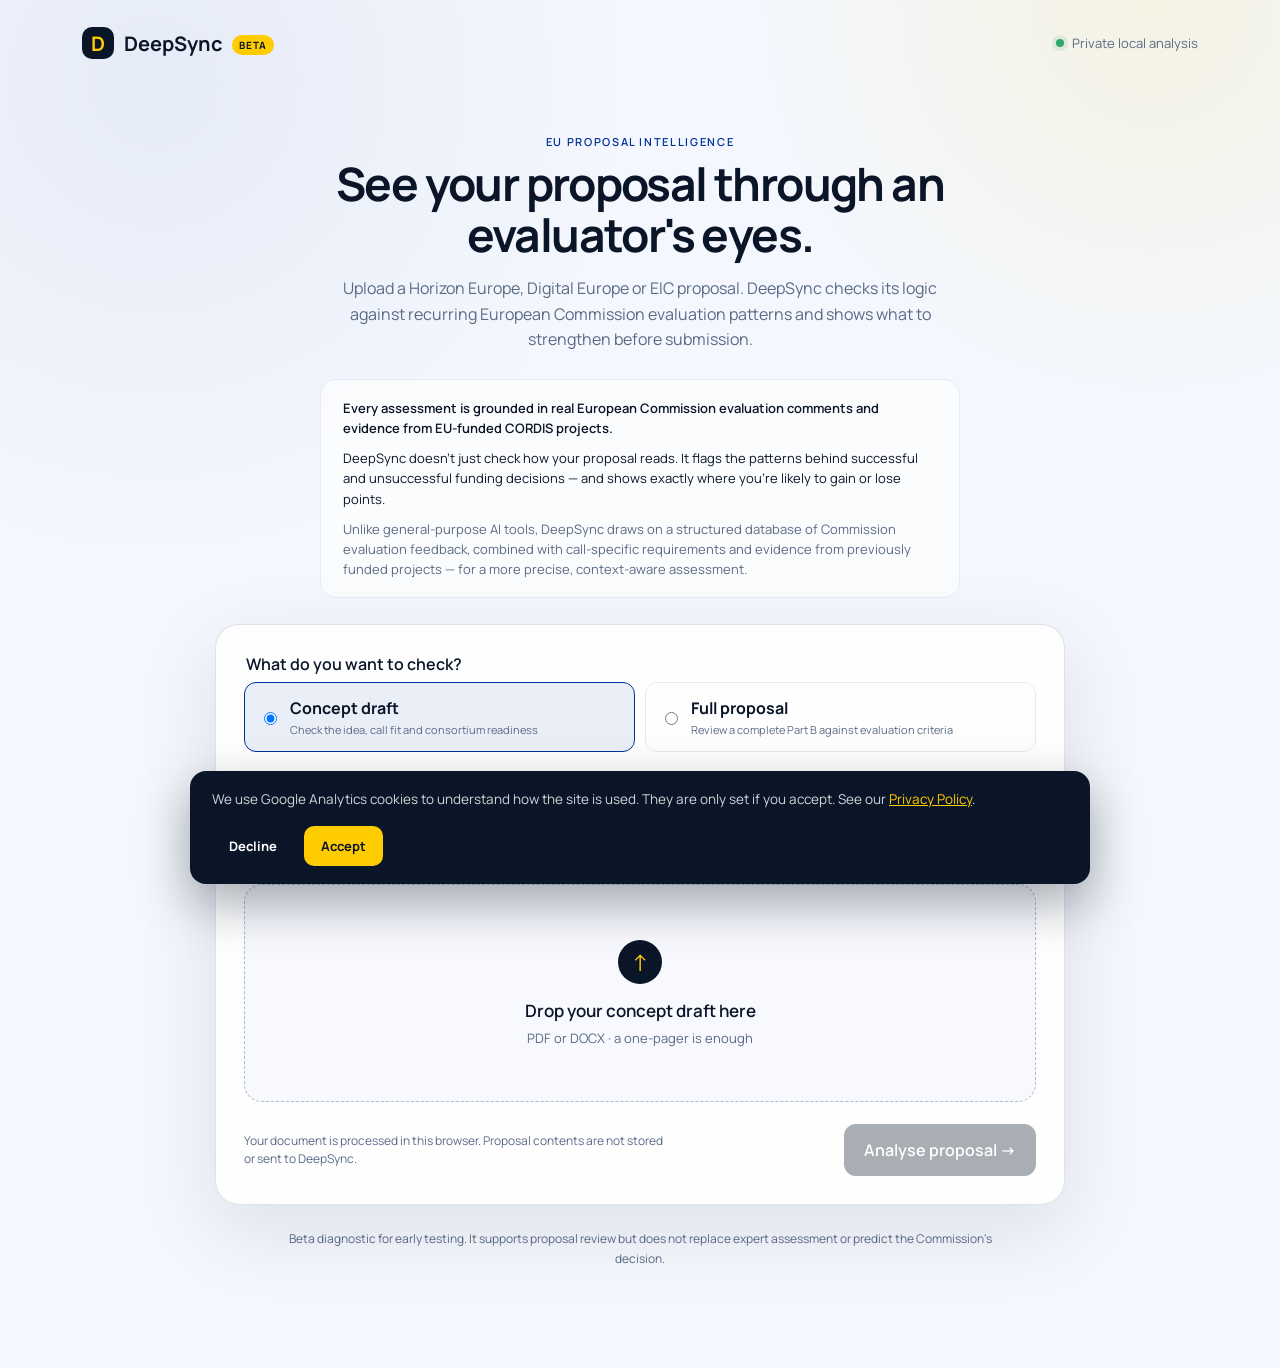
<file: evaluator/index.html>
<!doctype html>
<html lang="en">
<head>
  <!-- Google tag (gtag.js) — only loaded after cookie consent, see widget/deepsync-cookie-consent.js -->
  <script>
    window.dataLayer = window.dataLayer || [];
    function gtag(){dataLayer.push(arguments);}
    window.deepsyncLoadAnalytics = function () {
      if (window.__deepsyncGaLoaded) return;
      window.__deepsyncGaLoaded = true;
      var s = document.createElement('script');
      s.async = true;
      s.src = 'https://www.googletagmanager.com/gtag/js?id=G-SJ5S5XWG7V';
      document.head.appendChild(s);
      gtag('js', new Date());
      gtag('config', 'G-SJ5S5XWG7V');
    };
  </script>
  <script src="/widget/deepsync-cookie-consent.js" defer></script>
  <meta charset="utf-8">
  <meta name="viewport" content="width=device-width, initial-scale=1">
  <meta name="description" content="DeepSync EU proposal readiness evaluator beta">
  <title>DeepSync Proposal Evaluator · Beta</title>
  <link rel="icon" href="data:image/svg+xml,<svg xmlns=%22http://www.w3.org/2000/svg%22 viewBox=%220 0 32 32%22><rect width=%2232%22 height=%2232%22 rx=%229%22 fill=%22%230A1628%22/><text x=%2216%22 y=%2222%22 text-anchor=%22middle%22 font-family=%22Arial%22 font-size=%2218%22 font-weight=%22700%22 fill=%22%23FFCC00%22>D</text></svg>">
  <link rel="preconnect" href="https://fonts.googleapis.com">
  <link rel="preconnect" href="https://fonts.gstatic.com" crossorigin>
  <link href="https://fonts.googleapis.com/css2?family=Manrope:wght@400;500;600;700;800&family=Space+Grotesk:wght@500;700&display=swap" rel="stylesheet">
  <link rel="stylesheet" href="styles.css">
</head>
<body>
  <main class="shell">
    <header class="topbar">
      <a class="brand" href="../" aria-label="DeepSync home">
        <span class="brand-mark" aria-hidden="true">D</span>
        <span>DeepSync <small class="beta-badge">Beta</small></span>
      </a>
      <span class="privacy-note"><span class="privacy-dot"></span> Private local analysis</span>
    </header>

    <section class="hero" id="intro">
      <p class="eyebrow">EU PROPOSAL INTELLIGENCE</p>
      <h1>See your proposal through an evaluator's eyes.</h1>
      <p class="hero-copy">Upload a Horizon Europe, Digital Europe or EIC proposal. DeepSync checks its logic against recurring European Commission evaluation patterns and shows what to strengthen before submission.</p>

      <div class="evidence-block">
        <p>Every assessment is grounded in real European Commission evaluation comments and evidence from EU-funded CORDIS projects.</p>
        <p>DeepSync doesn't just check how your proposal reads. It flags the patterns behind successful and unsuccessful funding decisions — and shows exactly where you're likely to gain or lose points.</p>
        <p>Unlike general-purpose AI tools, DeepSync draws on a structured database of Commission evaluation feedback, combined with call-specific requirements and evidence from previously funded projects — for a more precise, context-aware assessment.</p>
      </div>

      <form class="upload-card" id="evaluation-form">
        <fieldset class="document-choice">
          <legend>What do you want to check?</legend>
          <label><input type="radio" name="document-type" value="concept" checked><span><strong>Concept draft</strong><small>Check the idea, call fit and consortium readiness</small></span></label>
          <label><input type="radio" name="document-type" value="proposal"><span><strong>Full proposal</strong><small>Review a complete Part B against evaluation criteria</small></span></label>
        </fieldset>
        <div class="form-row">
          <label>
            <span>Programme</span>
            <select id="programme" name="programme">
              <option value="horizon">Horizon Europe RIA / IA</option>
              <option value="horizon-csa">Horizon Europe CSA</option>
              <option value="digital">Digital Europe</option>
              <option value="eic-short">EIC Accelerator Open — Short Application</option>
              <option value="eic-full">EIC Accelerator Open — Full Application</option>
            </select>
          </label>
          <label>
            <span>EU Funding Portal link or topic identifier <small>(required for concept assessment)</small></span>
            <input id="call-id" name="callId" type="text" placeholder="Paste the topic URL or HORIZON-… identifier">
          </label>
        </div>

        <label class="dropzone" id="dropzone" for="proposal-file">
          <input id="proposal-file" type="file" accept="application/pdf,.pdf,application/vnd.openxmlformats-officedocument.wordprocessingml.document,.docx">
          <span class="upload-icon" aria-hidden="true">↑</span>
          <strong id="file-title">Drop your concept draft here</strong>
          <span id="file-subtitle">PDF or DOCX · a one-pager is enough</span>
        </label>

        <div class="consent-row">
          <p>Your document is processed in this browser. Proposal contents are not stored or sent to DeepSync.</p>
          <button class="primary-button" id="analyse-button" type="submit" disabled>Analyse proposal <span aria-hidden="true">→</span></button>
        </div>
        <p class="form-error" id="form-error" role="alert" hidden></p>
      </form>

      <p class="beta-disclaimer">Beta diagnostic for early testing. It supports proposal review but does not replace expert assessment or predict the Commission's decision.</p>
    </section>

    <section class="loading-view" id="loading-view" hidden aria-live="polite">
      <div class="loader-ring"></div>
      <p class="eyebrow">EVALUATING PROPOSAL</p>
      <h2 id="loading-title">Reading proposal structure…</h2>
      <div class="progress-track"><span id="progress-bar"></span></div>
      <p id="loading-detail">Locating Excellence, Impact and Implementation sections</p>
    </section>

    <section class="results" id="results" hidden>
      <div class="results-heading">
        <div>
          <p class="eyebrow" id="results-eyebrow">CONCEPT DIAGNOSIS</p>
          <h1 id="proposal-title">Proposal analysis</h1>
          <p id="proposal-meta"></p>
        </div>
        <div class="result-actions">
          <button class="secondary-button" id="print-report" type="button" disabled>Save report as PDF</button>
          <button class="secondary-button" id="new-analysis" type="button">New analysis</button>
        </div>
      </div>

      <div class="score-panel">
        <div class="total-score">
          <span>Estimated total</span>
          <strong><span id="total-score">—</span><small>/15</small></strong>
          <p id="score-confidence">Pattern-based diagnostic</p>
        </div>
        <div class="criterion-scores" id="criterion-scores"></div>
      </div>

      <section class="email-gate" id="email-gate">
        <div>
          <p class="eyebrow">CRITERION ASSESSMENT</p>
          <h2>See what is driving each score</h2>
          <div class="criterion-gate-scores" id="criterion-gate-scores"></div>
          <p>Unlock the evidence gaps and the most important actions for improving your application.</p>
        </div>
        <form id="email-gate-form">
          <label for="report-email"><span>Work email</span></label>
          <div class="email-row">
            <input id="report-email" name="email" type="email" autocomplete="email" placeholder="you@organisation.eu" required>
            <button class="primary-button" id="unlock-report" type="submit">See score explanations <span aria-hidden="true">→</span></button>
          </div>
          <label class="consent-check" for="email-consent">
            <input id="email-consent" type="checkbox" required>
            <span>I agree that DeepSync may store my email and contact me about this diagnostic, per the <a href="/privacy/" target="_blank" rel="noopener">Privacy Policy</a>. Proposal content is not submitted.</span>
          </label>
          <label class="consent-check consortium-option" for="consortium-interest">
            <input id="consortium-interest" type="checkbox">
            <span><strong>Also notify me about consortium recommendations</strong></span>
          </label>
          <p class="form-error" id="email-gate-error" role="alert" hidden></p>
        </form>
      </section>

      <div class="analysis-warnings" id="analysis-warnings" hidden role="status"></div>

      <section class="call-intelligence" id="call-intelligence" hidden aria-labelledby="call-intelligence-title">
        <div class="call-intelligence-head">
          <div>
            <p class="eyebrow">OFFICIAL CALL INTELLIGENCE</p>
            <h2 id="call-intelligence-title">Call requirements</h2>
            <p id="call-intelligence-meta"></p>
          </div>
          <a class="secondary-button call-source-link" id="call-source-link" target="_blank" rel="noopener">Open official topic ↗</a>
        </div>
        <div class="call-facts" id="call-facts"></div>
        <div class="requirement-coverage" id="requirement-coverage"></div>
        <div class="call-details" id="call-details"></div>
      </section>

      <section class="diagnosis-summary" id="diagnosis-summary">
        <div>
          <p class="eyebrow">YOUR DIAGNOSIS</p>
          <h2 id="diagnosis-title">Your concept needs a clearer evidence base</h2>
          <p id="diagnosis-copy">Review the most important gaps before deciding what to do next.</p>
        </div>
        <div class="diagnosis-metrics" id="diagnosis-metrics"></div>
      </section>

      <section class="consortium-intelligence consortium-preview" id="consortium-intelligence" aria-labelledby="consortium-title">
        <div class="consortium-heading">
          <div>
            <p class="eyebrow">CONSORTIUM READINESS</p>
            <h2 id="consortium-title">Your consortium coverage</h2>
            <p id="consortium-intro">We found potential role gaps that may weaken delivery credibility.</p>
          </div>
          <span class="cordis-badge" id="consortium-count">Checking…</span>
        </div>
        <div class="consortium-profile compact" id="consortium-profile"></div>
        <button class="primary-button consortium-open" id="open-consortium" type="button">Find suitable partners <span aria-hidden="true">→</span></button>
        <div id="consortium-details" hidden>
          <div class="consortium-search">
            <label for="cordis-query"><span>Search focus</span></label>
            <div class="cordis-search-row">
              <input id="cordis-query" type="text" placeholder="e.g. edtech digital skills accelerator">
              <button class="primary-button" id="cordis-search" type="button">Search CORDIS <span aria-hidden="true">→</span></button>
            </div>
            <p class="cordis-note">Only this search phrase is sent to CORDIS. Proposal text stays in your browser.</p>
          </div>
          <div id="cordis-status" class="cordis-status" role="status" hidden></div>
          <div id="cordis-results" class="cordis-results"></div>
        </div>
      </section>

      <div class="results-layout" id="detailed-results" hidden>
        <aside class="summary-panel">
          <p class="eyebrow">EVALUATOR SIGNALS</p>
          <div class="summary-stat">
            <strong id="critical-count">0</strong>
            <span>priority improvements</span>
          </div>
          <div class="summary-stat">
            <strong id="strength-count">0</strong>
            <span>positive signals</span>
          </div>
          <hr>
          <p class="small-copy">This is a readiness diagnostic, not a prediction of the Commission's final decision.</p>
        </aside>

        <div class="findings-panel">
          <div class="tabs" role="tablist" aria-label="Evaluation findings">
            <button class="tab active" type="button" role="tab" aria-selected="true" data-filter="all">All findings</button>
            <button class="tab" type="button" role="tab" aria-selected="false" data-filter="priority">Priority</button>
            <button class="tab" type="button" role="tab" aria-selected="false" data-filter="strength">Strengths</button>
          </div>
          <div id="findings-list"></div>
        </div>

      </div>

      <section class="deep-check" id="deep-check" hidden aria-labelledby="deep-check-title">
        <p class="eyebrow">BETA · OPT-IN · SENDS DATA</p>
        <h3 id="deep-check-title">Deep AI Check — Impact section</h3>
        <p class="deep-check-copy">Sends only your Impact section — not the rest of the document — plus the call context and matched EU policy references to DeepSync's AI service for a grounded review. Nothing is sent until you click the button below.</p>
        <button type="button" class="secondary-button" id="run-deep-check">Run Deep AI Check on Impact →</button>
        <p class="deep-check-status" id="deep-check-status" hidden></p>
        <div class="deep-check-result" id="deep-check-result" hidden></div>
      </section>

      <section class="deep-check eic-check" id="eic-check" hidden aria-labelledby="eic-check-title">
        <p class="eyebrow">BETA · OPT-IN · SENDS DATA</p>
        <h3 id="eic-check-title">EIC Accelerator Short Application evaluation</h3>
        <p class="deep-check-copy">Runs the official EIC Accelerator Short Application rubric (effective 12 June 2026) against your full document, simulating four independent evaluators — technology, market and investment, implementation, and a sceptical reviewer. Sends your full document text to DeepSync's AI service. Nothing is sent until you click the button below.</p>
        <button type="button" class="secondary-button" id="run-eic-check">Run EIC evaluation →</button>
        <p class="deep-check-status" id="eic-check-status" hidden></p>
        <div class="deep-check-result eic-check-result" id="eic-check-result" hidden></div>
      </section>

      <section class="human-support" id="human-support" hidden aria-labelledby="human-support-title">
        <div class="human-support-head">
          <p class="eyebrow">EU FUNDING EXPERT SUPPORT</p>
          <h2 id="human-support-title">Recommended next step</h2>
          <p id="recommended-support-reason">Based on the document stage and detected gaps, this is the most useful expert intervention now.</p>
        </div>
        <button class="service-card recommended-service" id="recommended-service-card" type="button" data-service="Concept Review"><span>RECOMMENDED</span><strong id="recommended-service-name">Concept Review</strong><small id="recommended-service-copy">Expert validation of call fit, concept logic, impact pathway and readiness before consortium outreach.</small><em>Request expert support →</em></button>
        <form class="support-request" id="support-request" hidden>
          <div><span class="eyebrow">SELECTED SUPPORT</span><h3 id="selected-service">Concept Review</h3></div>
          <label for="support-email"><span>Work email</span><input id="support-email" type="email" autocomplete="email" placeholder="you@organisation.eu" required></label>
          <button class="primary-button" id="submit-support" type="submit">Request support <span aria-hidden="true">→</span></button>
          <p id="support-message" role="status" hidden></p>
        </form>
      </section>
      <div class="feedback-bar" id="feedback-bar" hidden>
        <div><strong>Help us improve the beta</strong><span>Tell us what was useful, unclear or missing.</span></div>
        <a class="secondary-button feedback-link" id="feedback-link" href="mailto:sofia@deep-sync.eu?subject=DeepSync%20Evaluator%20Beta%20Feedback">Send feedback</a>
      </div>
    </section>
  </main>

  <script src="app.js" defer></script>
</body>
</html>
</file>
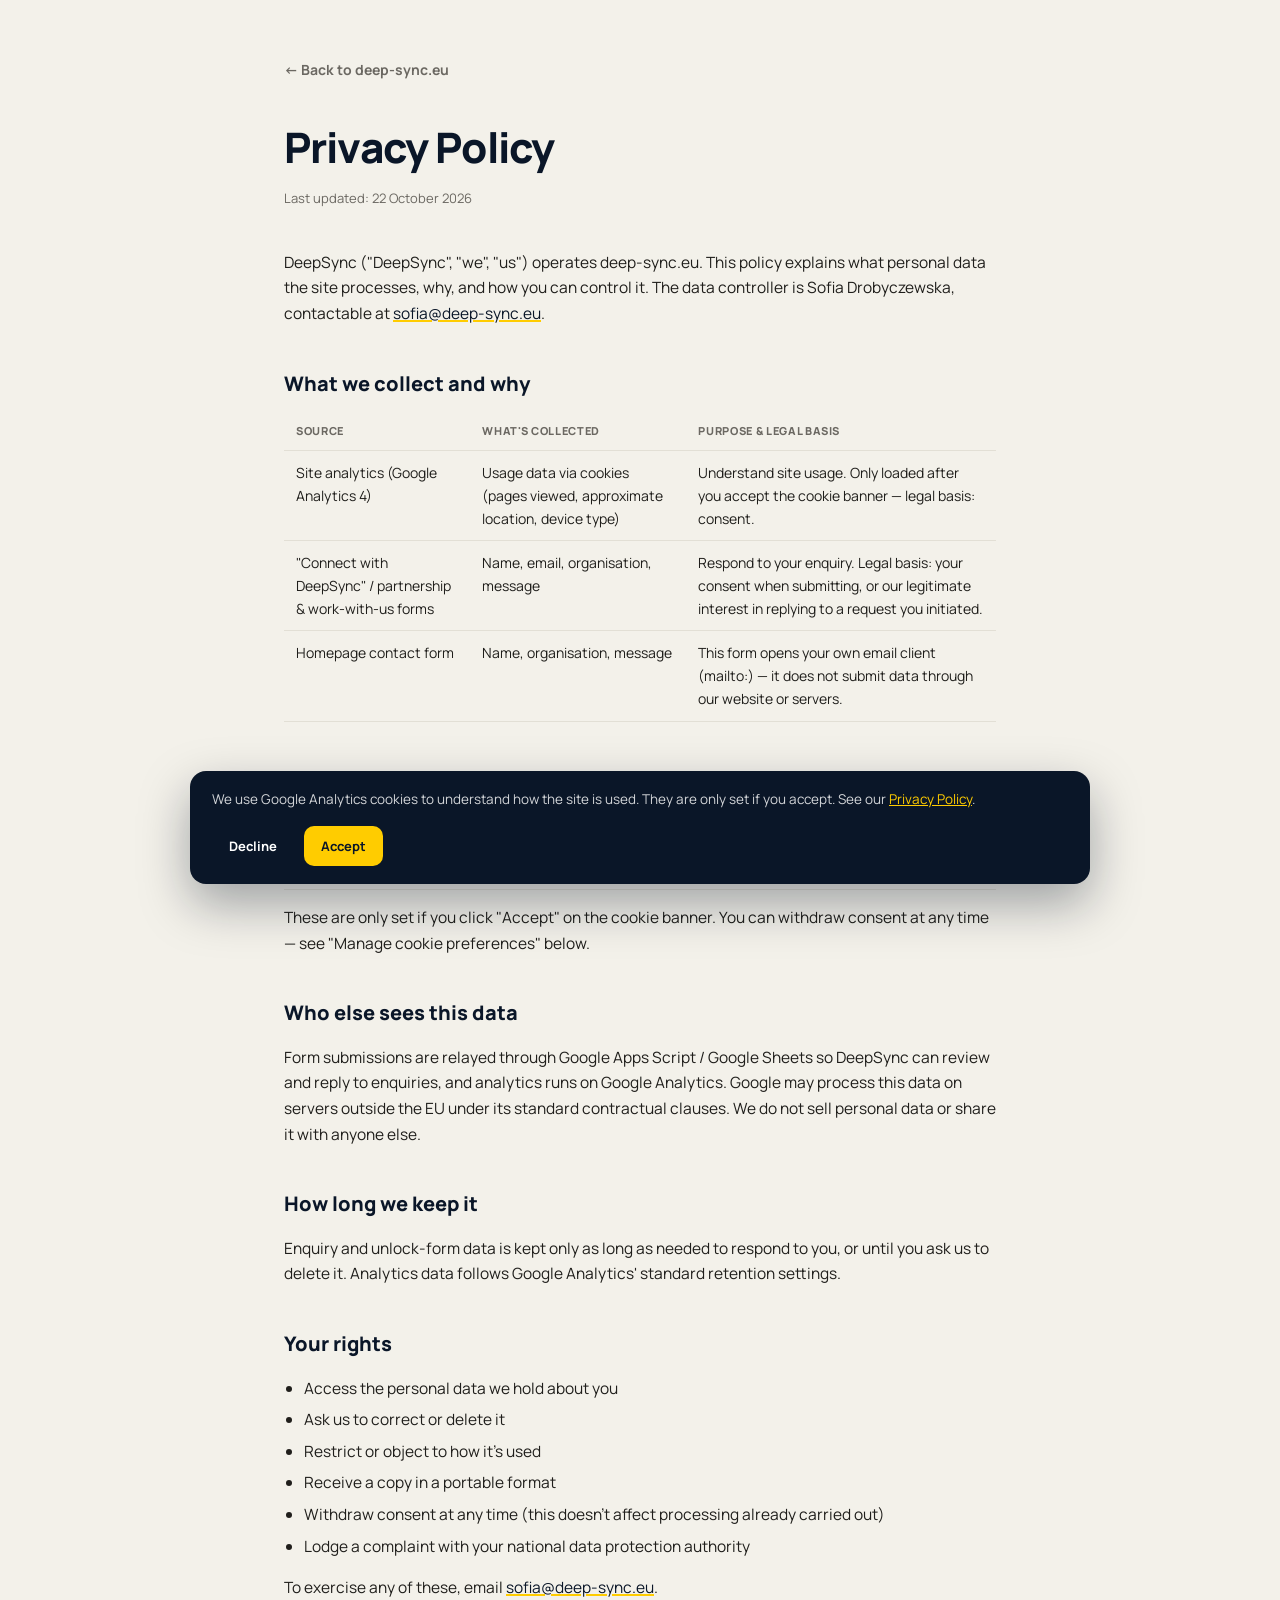
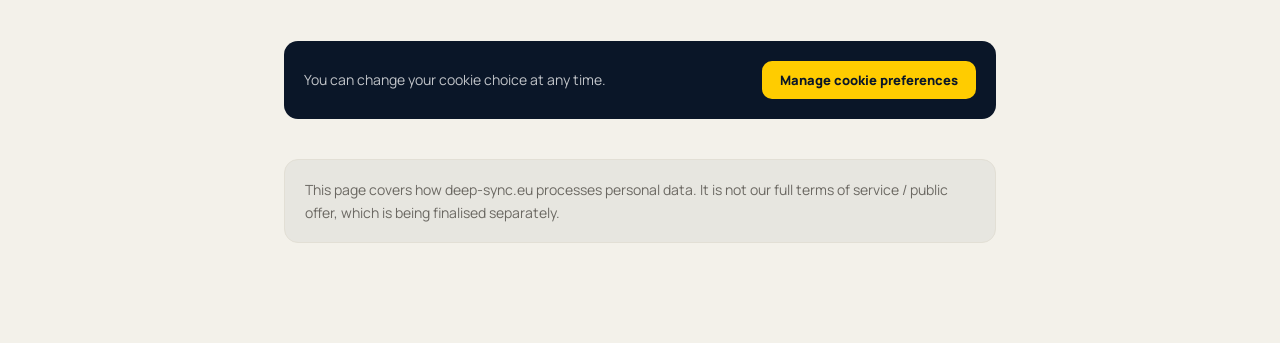
<file: privacy/index.html>
<!doctype html>
<html lang="en">
<head>
  <!-- Google tag (gtag.js) — only loaded after cookie consent, see widget/deepsync-cookie-consent.js -->
  <script>
    window.dataLayer = window.dataLayer || [];
    function gtag(){dataLayer.push(arguments);}
    window.deepsyncLoadAnalytics = function () {
      if (window.__deepsyncGaLoaded) return;
      window.__deepsyncGaLoaded = true;
      var s = document.createElement('script');
      s.async = true;
      s.src = 'https://www.googletagmanager.com/gtag/js?id=G-SJ5S5XWG7V';
      document.head.appendChild(s);
      gtag('js', new Date());
      gtag('config', 'G-SJ5S5XWG7V');
    };
  </script>
  <script src="/widget/deepsync-cookie-consent.js" defer></script>
  <meta charset="utf-8">
  <meta name="viewport" content="width=device-width, initial-scale=1">
  <meta name="description" content="DeepSync privacy policy — how we handle personal data on deep-sync.eu.">
  <title>Privacy Policy · DeepSync</title>
  <link rel="icon" href="data:image/svg+xml,<svg xmlns=%22http://www.w3.org/2000/svg%22 viewBox=%220 0 32 32%22><rect width=%2232%22 height=%2232%22 rx=%229%22 fill=%22%230A1628%22/><text x=%2216%22 y=%2222%22 text-anchor=%22middle%22 font-family=%22Arial%22 font-size=%2218%22 font-weight=%22700%22 fill=%22%23FFCC00%22>D</text></svg>">
  <link rel="preconnect" href="https://fonts.googleapis.com">
  <link rel="preconnect" href="https://fonts.gstatic.com" crossorigin>
  <link href="https://fonts.googleapis.com/css2?family=Manrope:wght@400;500;600;700;800&family=Space+Grotesk:wght@500;700&display=swap" rel="stylesheet">
  <style>
    :root { --navy: #0A1628; --gold: #FFCC00; --bg: #F3F1EA; --text: #1F1E1B; --muted: #6B6862; --border: #E2DFD5; --font-main: 'Manrope', sans-serif; }
    * { box-sizing: border-box; }
    body { margin: 0; background: var(--bg); color: var(--text); font-family: var(--font-main); line-height: 1.65; }
    .wrap { max-width: 760px; margin: 0 auto; padding: 56px 24px 100px; }
    .back-link { display: inline-flex; align-items: center; gap: 6px; margin-bottom: 32px; color: var(--muted); text-decoration: none; font-size: 14px; font-weight: 700; }
    .back-link:hover { color: var(--navy); }
    h1 { margin: 0 0 6px; font-size: clamp(30px, 5vw, 42px); font-weight: 800; letter-spacing: -0.02em; color: var(--navy); }
    .updated { margin: 0 0 40px; color: var(--muted); font-size: 13px; }
    h2 { margin: 40px 0 12px; font-size: 20px; font-weight: 800; color: var(--navy); }
    p, li { font-size: 15.5px; color: var(--text); }
    ul { padding-left: 20px; }
    li + li { margin-top: 6px; }
    a { color: var(--navy); text-decoration-color: var(--gold); text-decoration-thickness: 2px; }
    table { width: 100%; border-collapse: collapse; margin-top: 8px; font-size: 14px; }
    th, td { text-align: left; padding: 10px 12px; border-bottom: 1px solid var(--border); vertical-align: top; }
    th { color: var(--muted); font-size: 11px; font-weight: 800; letter-spacing: .06em; text-transform: uppercase; }
    .note { margin-top: 40px; padding: 18px 20px; border-radius: 14px; background: rgba(10,22,40,.05); border: 1px solid var(--border); font-size: 14px; color: var(--muted); }
    .cookie-manage { margin-top: 40px; padding: 20px; border-radius: 14px; background: var(--navy); color: #fff; display: flex; flex-wrap: wrap; align-items: center; justify-content: space-between; gap: 14px; }
    .cookie-manage p { margin: 0; color: rgba(255,255,255,.75); font-size: 14px; }
    .cookie-manage button { padding: 10px 18px; border: 0; border-radius: 10px; background: var(--gold); color: var(--navy); font-family: inherit; font-weight: 800; font-size: 13px; cursor: pointer; }
  </style>
</head>
<body>
  <div class="wrap">
    <a class="back-link" href="/">← Back to deep-sync.eu</a>
    <h1>Privacy Policy</h1>
    <p class="updated">Last updated: 22 October 2026</p>

    <p>DeepSync ("DeepSync", "we", "us") operates deep-sync.eu. This policy explains what personal data the site processes, why, and how you can control it. The data controller is Sofia Drobyczewska, contactable at <a href="mailto:sofia@deep-sync.eu">sofia@deep-sync.eu</a>.</p>

    <h2>What we collect and why</h2>
    <table>
      <thead><tr><th>Source</th><th>What's collected</th><th>Purpose &amp; legal basis</th></tr></thead>
      <tbody>
        <tr><td>Site analytics (Google Analytics 4)</td><td>Usage data via cookies (pages viewed, approximate location, device type)</td><td>Understand site usage. Only loaded after you accept the cookie banner — legal basis: consent.</td></tr>
        <tr><td>"Connect with DeepSync" / partnership &amp; work-with-us forms</td><td>Name, email, organisation, message</td><td>Respond to your enquiry. Legal basis: your consent when submitting, or our legitimate interest in replying to a request you initiated.</td></tr>
        <tr><td>Homepage contact form</td><td>Name, organisation, message</td><td>This form opens your own email client (mailto:) — it does not submit data through our website or servers.</td></tr>
      </tbody>
    </table>

    <h2>Cookies</h2>
    <table>
      <thead><tr><th>Cookie</th><th>Set by</th><th>Purpose</th><th>Duration</th></tr></thead>
      <tbody>
        <tr><td>_ga, _ga_*</td><td>Google Analytics</td><td>Distinguishes visitors for usage statistics</td><td>Up to 2 years</td></tr>
      </tbody>
    </table>
    <p>These are only set if you click "Accept" on the cookie banner. You can withdraw consent at any time — see "Manage cookie preferences" below.</p>

    <h2>Who else sees this data</h2>
    <p>Form submissions are relayed through Google Apps Script / Google Sheets so DeepSync can review and reply to enquiries, and analytics runs on Google Analytics. Google may process this data on servers outside the EU under its standard contractual clauses. We do not sell personal data or share it with anyone else.</p>

    <h2>How long we keep it</h2>
    <p>Enquiry and unlock-form data is kept only as long as needed to respond to you, or until you ask us to delete it. Analytics data follows Google Analytics' standard retention settings.</p>

    <h2>Your rights</h2>
    <ul>
      <li>Access the personal data we hold about you</li>
      <li>Ask us to correct or delete it</li>
      <li>Restrict or object to how it's used</li>
      <li>Receive a copy in a portable format</li>
      <li>Withdraw consent at any time (this doesn't affect processing already carried out)</li>
      <li>Lodge a complaint with your national data protection authority</li>
    </ul>
    <p>To exercise any of these, email <a href="mailto:sofia@deep-sync.eu">sofia@deep-sync.eu</a>.</p>

    <div class="cookie-manage">
      <p>You can change your cookie choice at any time.</p>
      <button type="button" onclick="window.deepsyncOpenCookieSettings && window.deepsyncOpenCookieSettings();">Manage cookie preferences</button>
    </div>

    <div class="note">This page covers how deep-sync.eu processes personal data. It is not our full terms of service / public offer, which is being finalised separately.</div>
  </div>
</body>
</html>
</file>
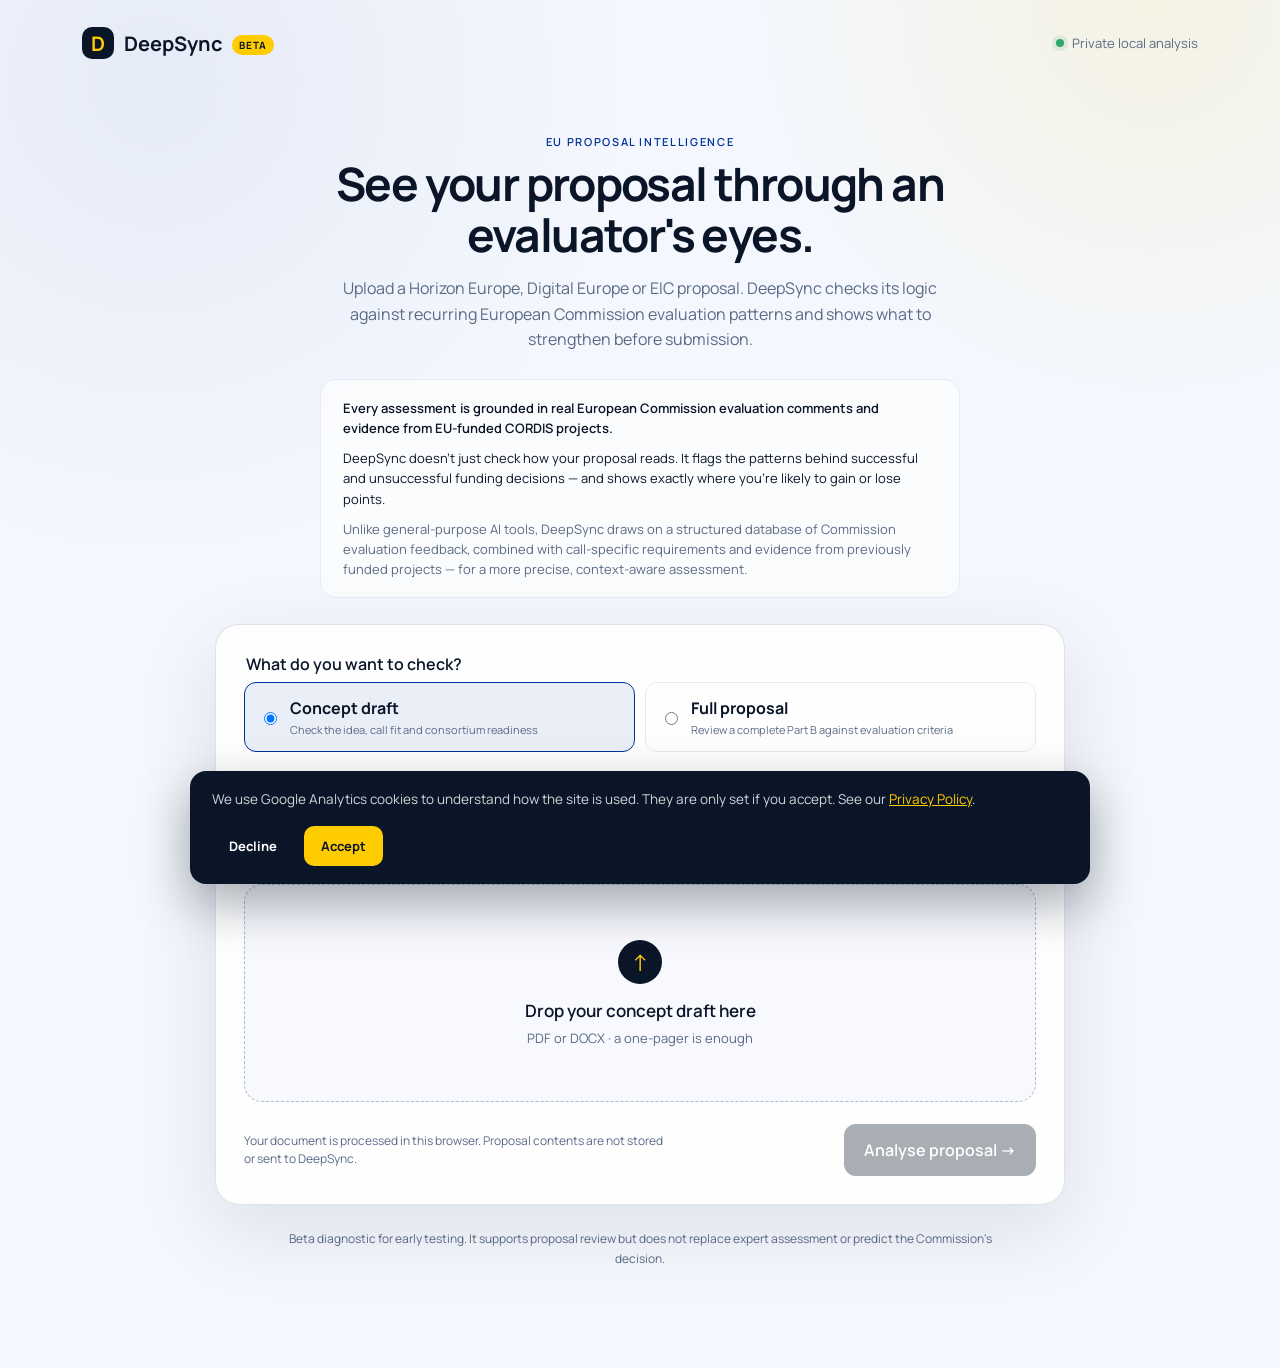
<file: archive/evaluator/index.html>
<!doctype html>
<html lang="en">
<head>
    <meta name="robots" content="noindex, nofollow">
  <!-- Google tag (gtag.js) — only loaded after cookie consent, see widget/deepsync-cookie-consent.js -->
  <script>
    window.dataLayer = window.dataLayer || [];
    function gtag(){dataLayer.push(arguments);}
    window.deepsyncLoadAnalytics = function () {
      if (window.__deepsyncGaLoaded) return;
      window.__deepsyncGaLoaded = true;
      var s = document.createElement('script');
      s.async = true;
      s.src = 'https://www.googletagmanager.com/gtag/js?id=G-SJ5S5XWG7V';
      document.head.appendChild(s);
      gtag('js', new Date());
      gtag('config', 'G-SJ5S5XWG7V');
    };
  </script>
  <script src="/widget/deepsync-cookie-consent.js" defer></script>
  <meta charset="utf-8">
  <meta name="viewport" content="width=device-width, initial-scale=1">
  <meta name="description" content="DeepSync EU proposal readiness evaluator beta">
  <title>DeepSync Proposal Evaluator · Beta</title>
  <link rel="icon" href="data:image/svg+xml,<svg xmlns=%22http://www.w3.org/2000/svg%22 viewBox=%220 0 32 32%22><rect width=%2232%22 height=%2232%22 rx=%229%22 fill=%22%230A1628%22/><text x=%2216%22 y=%2222%22 text-anchor=%22middle%22 font-family=%22Arial%22 font-size=%2218%22 font-weight=%22700%22 fill=%22%23FFCC00%22>D</text></svg>">
  <link rel="preconnect" href="https://fonts.googleapis.com">
  <link rel="preconnect" href="https://fonts.gstatic.com" crossorigin>
  <link href="https://fonts.googleapis.com/css2?family=Manrope:wght@400;500;600;700;800&family=Space+Grotesk:wght@500;700&display=swap" rel="stylesheet">
  <link rel="stylesheet" href="styles.css">
</head>
<body>
  <main class="shell">
    <header class="topbar">
      <a class="brand" href="../" aria-label="DeepSync home">
        <span class="brand-mark" aria-hidden="true">D</span>
        <span>DeepSync <small class="beta-badge">Beta</small></span>
      </a>
      <span class="privacy-note"><span class="privacy-dot"></span> Private local analysis</span>
    </header>

    <section class="hero" id="intro">
      <p class="eyebrow">EU PROPOSAL INTELLIGENCE</p>
      <h1>See your proposal through an evaluator's eyes.</h1>
      <p class="hero-copy">Upload a Horizon Europe, Digital Europe or EIC proposal. DeepSync checks its logic against recurring European Commission evaluation patterns and shows what to strengthen before submission.</p>

      <div class="evidence-block">
        <p>Every assessment is grounded in real European Commission evaluation comments and evidence from EU-funded CORDIS projects.</p>
        <p>DeepSync doesn't just check how your proposal reads. It flags the patterns behind successful and unsuccessful funding decisions — and shows exactly where you're likely to gain or lose points.</p>
        <p>Unlike general-purpose AI tools, DeepSync draws on a structured database of Commission evaluation feedback, combined with call-specific requirements and evidence from previously funded projects — for a more precise, context-aware assessment.</p>
      </div>

      <form class="upload-card" id="evaluation-form">
        <fieldset class="document-choice">
          <legend>What do you want to check?</legend>
          <label><input type="radio" name="document-type" value="concept" checked><span><strong>Concept draft</strong><small>Check the idea, call fit and consortium readiness</small></span></label>
          <label><input type="radio" name="document-type" value="proposal"><span><strong>Full proposal</strong><small>Review a complete Part B against evaluation criteria</small></span></label>
        </fieldset>
        <div class="form-row">
          <label>
            <span>Programme</span>
            <select id="programme" name="programme">
              <option value="horizon">Horizon Europe RIA / IA</option>
              <option value="horizon-csa">Horizon Europe CSA</option>
              <option value="digital">Digital Europe</option>
              <option value="eic-short">EIC Accelerator Open — Short Application</option>
              <option value="eic-full">EIC Accelerator Open — Full Application</option>
            </select>
          </label>
          <label>
            <span>EU Funding Portal link or topic identifier <small>(required for concept assessment)</small></span>
            <input id="call-id" name="callId" type="text" placeholder="Paste the topic URL or HORIZON-… identifier">
          </label>
        </div>

        <label class="dropzone" id="dropzone" for="proposal-file">
          <input id="proposal-file" type="file" accept="application/pdf,.pdf,application/vnd.openxmlformats-officedocument.wordprocessingml.document,.docx">
          <span class="upload-icon" aria-hidden="true">↑</span>
          <strong id="file-title">Drop your concept draft here</strong>
          <span id="file-subtitle">PDF or DOCX · a one-pager is enough</span>
        </label>

        <div class="consent-row">
          <p>Your document is processed in this browser. Proposal contents are not stored or sent to DeepSync.</p>
          <button class="primary-button" id="analyse-button" type="submit" disabled>Analyse proposal <span aria-hidden="true">→</span></button>
        </div>
        <p class="form-error" id="form-error" role="alert" hidden></p>
      </form>

      <p class="beta-disclaimer">Beta diagnostic for early testing. It supports proposal review but does not replace expert assessment or predict the Commission's decision.</p>
    </section>

    <section class="loading-view" id="loading-view" hidden aria-live="polite">
      <div class="loader-ring"></div>
      <p class="eyebrow">EVALUATING PROPOSAL</p>
      <h2 id="loading-title">Reading proposal structure…</h2>
      <div class="progress-track"><span id="progress-bar"></span></div>
      <p id="loading-detail">Locating Excellence, Impact and Implementation sections</p>
    </section>

    <section class="results" id="results" hidden>
      <div class="results-heading">
        <div>
          <p class="eyebrow" id="results-eyebrow">CONCEPT DIAGNOSIS</p>
          <h1 id="proposal-title">Proposal analysis</h1>
          <p id="proposal-meta"></p>
        </div>
        <div class="result-actions">
          <button class="secondary-button" id="print-report" type="button" disabled>Save report as PDF</button>
          <button class="secondary-button" id="new-analysis" type="button">New analysis</button>
        </div>
      </div>

      <div class="score-panel">
        <div class="total-score">
          <span>Estimated total</span>
          <strong><span id="total-score">—</span><small>/15</small></strong>
          <p id="score-confidence">Pattern-based diagnostic</p>
        </div>
        <div class="criterion-scores" id="criterion-scores"></div>
      </div>

      <section class="email-gate" id="email-gate">
        <div>
          <p class="eyebrow">CRITERION ASSESSMENT</p>
          <h2>See what is driving each score</h2>
          <div class="criterion-gate-scores" id="criterion-gate-scores"></div>
          <p>Unlock the evidence gaps and the most important actions for improving your application.</p>
        </div>
        <form id="email-gate-form">
          <label for="report-email"><span>Work email</span></label>
          <div class="email-row">
            <input id="report-email" name="email" type="email" autocomplete="email" placeholder="you@organisation.eu" required>
            <button class="primary-button" id="unlock-report" type="submit">See score explanations <span aria-hidden="true">→</span></button>
          </div>
          <label class="consent-check" for="email-consent">
            <input id="email-consent" type="checkbox" required>
            <span>I agree that DeepSync may store my email and contact me about this diagnostic, per the <a href="/privacy/" target="_blank" rel="noopener">Privacy Policy</a>. Proposal content is not submitted.</span>
          </label>
          <label class="consent-check consortium-option" for="consortium-interest">
            <input id="consortium-interest" type="checkbox">
            <span><strong>Also notify me about consortium recommendations</strong></span>
          </label>
          <p class="form-error" id="email-gate-error" role="alert" hidden></p>
        </form>
      </section>

      <div class="analysis-warnings" id="analysis-warnings" hidden role="status"></div>

      <section class="call-intelligence" id="call-intelligence" hidden aria-labelledby="call-intelligence-title">
        <div class="call-intelligence-head">
          <div>
            <p class="eyebrow">OFFICIAL CALL INTELLIGENCE</p>
            <h2 id="call-intelligence-title">Call requirements</h2>
            <p id="call-intelligence-meta"></p>
          </div>
          <a class="secondary-button call-source-link" id="call-source-link" target="_blank" rel="noopener">Open official topic ↗</a>
        </div>
        <div class="call-facts" id="call-facts"></div>
        <div class="requirement-coverage" id="requirement-coverage"></div>
        <div class="call-details" id="call-details"></div>
      </section>

      <section class="diagnosis-summary" id="diagnosis-summary">
        <div>
          <p class="eyebrow">YOUR DIAGNOSIS</p>
          <h2 id="diagnosis-title">Your concept needs a clearer evidence base</h2>
          <p id="diagnosis-copy">Review the most important gaps before deciding what to do next.</p>
        </div>
        <div class="diagnosis-metrics" id="diagnosis-metrics"></div>
      </section>

      <section class="consortium-intelligence consortium-preview" id="consortium-intelligence" aria-labelledby="consortium-title">
        <div class="consortium-heading">
          <div>
            <p class="eyebrow">CONSORTIUM READINESS</p>
            <h2 id="consortium-title">Your consortium coverage</h2>
            <p id="consortium-intro">We found potential role gaps that may weaken delivery credibility.</p>
          </div>
          <span class="cordis-badge" id="consortium-count">Checking…</span>
        </div>
        <div class="consortium-profile compact" id="consortium-profile"></div>
        <button class="primary-button consortium-open" id="open-consortium" type="button">Find suitable partners <span aria-hidden="true">→</span></button>
        <div id="consortium-details" hidden>
          <div class="consortium-search">
            <label for="cordis-query"><span>Search focus</span></label>
            <div class="cordis-search-row">
              <input id="cordis-query" type="text" placeholder="e.g. edtech digital skills accelerator">
              <button class="primary-button" id="cordis-search" type="button">Search CORDIS <span aria-hidden="true">→</span></button>
            </div>
            <p class="cordis-note">Only this search phrase is sent to CORDIS. Proposal text stays in your browser.</p>
          </div>
          <div id="cordis-status" class="cordis-status" role="status" hidden></div>
          <div id="cordis-results" class="cordis-results"></div>
        </div>
      </section>

      <div class="results-layout" id="detailed-results" hidden>
        <aside class="summary-panel">
          <p class="eyebrow">EVALUATOR SIGNALS</p>
          <div class="summary-stat">
            <strong id="critical-count">0</strong>
            <span>priority improvements</span>
          </div>
          <div class="summary-stat">
            <strong id="strength-count">0</strong>
            <span>positive signals</span>
          </div>
          <hr>
          <p class="small-copy">This is a readiness diagnostic, not a prediction of the Commission's final decision.</p>
        </aside>

        <div class="findings-panel">
          <div class="tabs" role="tablist" aria-label="Evaluation findings">
            <button class="tab active" type="button" role="tab" aria-selected="true" data-filter="all">All findings</button>
            <button class="tab" type="button" role="tab" aria-selected="false" data-filter="priority">Priority</button>
            <button class="tab" type="button" role="tab" aria-selected="false" data-filter="strength">Strengths</button>
          </div>
          <div id="findings-list"></div>
        </div>

      </div>

      <section class="deep-check" id="deep-check" hidden aria-labelledby="deep-check-title">
        <p class="eyebrow">BETA · OPT-IN · SENDS DATA</p>
        <h3 id="deep-check-title">Deep AI Check — Impact section</h3>
        <p class="deep-check-copy">Sends only your Impact section — not the rest of the document — plus the call context and matched EU policy references to DeepSync's AI service for a grounded review. Nothing is sent until you click the button below.</p>
        <button type="button" class="secondary-button" id="run-deep-check">Run Deep AI Check on Impact →</button>
        <p class="deep-check-status" id="deep-check-status" hidden></p>
        <div class="deep-check-result" id="deep-check-result" hidden></div>
      </section>

      <section class="deep-check eic-check" id="eic-check" hidden aria-labelledby="eic-check-title">
        <p class="eyebrow">BETA · OPT-IN · SENDS DATA</p>
        <h3 id="eic-check-title">EIC Accelerator Short Application evaluation</h3>
        <p class="deep-check-copy">Runs the official EIC Accelerator Short Application rubric (effective 12 June 2026) against your full document, simulating four independent evaluators — technology, market and investment, implementation, and a sceptical reviewer. Sends your full document text to DeepSync's AI service. Nothing is sent until you click the button below.</p>
        <button type="button" class="secondary-button" id="run-eic-check">Run EIC evaluation →</button>
        <p class="deep-check-status" id="eic-check-status" hidden></p>
        <div class="deep-check-result eic-check-result" id="eic-check-result" hidden></div>
      </section>

      <section class="human-support" id="human-support" hidden aria-labelledby="human-support-title">
        <div class="human-support-head">
          <p class="eyebrow">EU FUNDING EXPERT SUPPORT</p>
          <h2 id="human-support-title">Recommended next step</h2>
          <p id="recommended-support-reason">Based on the document stage and detected gaps, this is the most useful expert intervention now.</p>
        </div>
        <button class="service-card recommended-service" id="recommended-service-card" type="button" data-service="Concept Review"><span>RECOMMENDED</span><strong id="recommended-service-name">Concept Review</strong><small id="recommended-service-copy">Expert validation of call fit, concept logic, impact pathway and readiness before consortium outreach.</small><em>Request expert support →</em></button>
        <form class="support-request" id="support-request" hidden>
          <div><span class="eyebrow">SELECTED SUPPORT</span><h3 id="selected-service">Concept Review</h3></div>
          <label for="support-email"><span>Work email</span><input id="support-email" type="email" autocomplete="email" placeholder="you@organisation.eu" required></label>
          <button class="primary-button" id="submit-support" type="submit">Request support <span aria-hidden="true">→</span></button>
          <p id="support-message" role="status" hidden></p>
        </form>
      </section>
      <div class="feedback-bar" id="feedback-bar" hidden>
        <div><strong>Help us improve the beta</strong><span>Tell us what was useful, unclear or missing.</span></div>
        <a class="secondary-button feedback-link" id="feedback-link" href="mailto:sofia@deep-sync.eu?subject=DeepSync%20Evaluator%20Beta%20Feedback">Send feedback</a>
      </div>
    </section>
  </main>

  <script src="app.js" defer></script>
</body>
</html>
</file>
<file: evaluator/styles.css>
:root {
  --ink: #0A1628;
  --muted: #5A6A85;
  --line: #E5E9F2;
  --paper: #F4F7FD;
  --white: #ffffff;
  --mint: rgba(0, 51, 153, 0.08);
  --green: #003399;
  --green-2: #003399;
  --lime: #FFCC00;
  --amber: #f7c86b;
  --amber-bg: #fff8e8;
  --rose: #c94b48;
  --rose-bg: #fff1ef;
  --blue-bg: #edf4ff;
  --soft: #F4F7FD;
  --shadow: 0 24px 80px rgba(10, 22, 40, .10);
}

* { box-sizing: border-box; }
[hidden] { display: none !important; }

body {
  margin: 0;
  color: var(--ink);
  background:
    radial-gradient(circle at 12% 6%, rgba(0, 51, 153, .06), transparent 28%),
    radial-gradient(circle at 90% 0%, rgba(255, 204, 0, .10), transparent 22%),
    var(--paper);
  font-family: "Manrope", sans-serif;
  min-height: 100vh;
}

button, input, select { font: inherit; }
button { color: inherit; }
button:disabled { opacity: .45; cursor: not-allowed; }

.shell { max-width: 1180px; margin: 0 auto; padding: 0 32px 72px; }
.topbar { height: 86px; display: flex; align-items: center; justify-content: space-between; }
.brand { color: var(--ink); text-decoration: none; font: 700 20px "Manrope", sans-serif; display: flex; align-items: center; gap: 10px; }
.brand-mark { width: 32px; height: 32px; display: grid; place-items: center; border-radius: 10px; background: var(--ink); color: var(--lime); }
.beta-badge { margin-left: 5px; padding: 3px 7px; border-radius: 99px; background: var(--lime); color: var(--ink); font: 700 10px "Manrope", sans-serif; text-transform: uppercase; letter-spacing: .08em; vertical-align: middle; }
.privacy-note { color: var(--muted); font-size: 13px; display: flex; align-items: center; gap: 8px; }
.privacy-dot { width: 8px; height: 8px; border-radius: 99px; background: #31a66a; box-shadow: 0 0 0 4px rgba(49, 166, 106, .12); }

.hero { padding: 48px 0 28px; text-align: center; }
.eyebrow { margin: 0 0 10px; color: var(--green-2); font-size: 11px; font-weight: 600; letter-spacing: .15em; }
h1, h2 { font-family: "Manrope", sans-serif; letter-spacing: -.035em; }
.hero h1 { max-width: 700px; margin: 0 auto; font-size: clamp(30px, 4.2vw, 46px); line-height: 1.1; }
.hero-copy { max-width: 620px; margin: 16px auto 26px; color: var(--muted); font-size: 16px; line-height: 1.6; }
.evidence-block { max-width: 640px; margin: 0 auto 26px; padding: 18px 22px; text-align: left; border: 1px solid var(--line); border-radius: 16px; background: rgba(255,255,255,.7); }
.evidence-block p { margin: 0 0 10px; color: var(--ink); font-size: 13px; line-height: 1.55; }
.evidence-block p:first-child { font-weight: 600; }
.evidence-block p:last-child { margin-bottom: 0; color: var(--muted); }

.upload-card { max-width: 850px; margin: 0 auto; padding: 28px; text-align: left; border: 1px solid rgba(10, 22, 40, .12); border-radius: 24px; background: rgba(255,255,255,.88); box-shadow: var(--shadow); backdrop-filter: blur(12px); }
.document-choice { margin: 0 0 22px; padding: 0; border: 0; display: grid; grid-template-columns: 1fr 1fr; gap: 10px; }
.document-choice legend { grid-column: 1 / -1; margin-bottom: 7px; font-weight: 600; }
.document-choice label { display: flex; gap: 10px; padding: 14px; border: 1px solid var(--line); border-radius: 12px; cursor: pointer; }
.document-choice label:has(input:checked) { border-color: var(--green-2); background: var(--mint); }
.document-choice input { margin-top: 3px; }
.document-choice strong, .document-choice small { display: block; }
.document-choice small { margin-top: 3px; color: var(--muted); font-size: 11px; line-height: 1.4; }
.form-row { display: grid; grid-template-columns: 1fr 1fr; gap: 18px; margin-bottom: 18px; }
label > span:first-child { display: block; margin: 0 0 8px; font-size: 13px; font-weight: 600; }
label small { color: var(--muted); font-weight: 400; }
input[type="text"], input[type="email"], select { width: 100%; min-height: 48px; padding: 0 14px; border: 1px solid var(--line); border-radius: 12px; color: var(--ink); background: var(--white); outline: none; }
input[type="text"]:focus, input[type="email"]:focus, select:focus { border-color: var(--green-2); box-shadow: 0 0 0 3px rgba(0,51,153,.12); }

.dropzone { min-height: 218px; border: 1.5px dashed #AEB9D6; border-radius: 18px; background: #F7F9FE; display: flex; flex-direction: column; align-items: center; justify-content: center; cursor: pointer; transition: .2s ease; }
.dropzone:hover, .dropzone.dragging { border-color: var(--green-2); background: var(--mint); }
.dropzone.has-file { border-style: solid; background: var(--mint); }
.dropzone input { position: absolute; opacity: 0; pointer-events: none; }
.upload-icon { width: 44px; height: 44px; margin-bottom: 15px; display: grid; place-items: center; border-radius: 50%; background: var(--ink); color: var(--lime); font-size: 23px; }
.dropzone strong { font: 600 17px "Manrope", sans-serif; }
.dropzone > span:last-child { margin-top: 7px; color: var(--muted); font-size: 13px; }
.consent-row { margin-top: 22px; display: flex; align-items: center; justify-content: space-between; gap: 24px; }
.consent-row p { max-width: 430px; margin: 0; color: var(--muted); font-size: 12px; line-height: 1.5; }
.primary-button, .secondary-button { border: 0; border-radius: 12px; cursor: pointer; font-weight: 600; transition: transform .15s ease, opacity .15s ease; }
.primary-button { padding: 15px 20px; color: var(--white); background: var(--ink); }
.primary-button:hover:not(:disabled) { transform: translateY(-1px); }
.primary-button:disabled { opacity: .35; cursor: not-allowed; }
.secondary-button { padding: 12px 16px; border: 1px solid var(--line); background: var(--white); }
.beta-disclaimer { max-width: 720px; margin: 24px auto 0; color: var(--muted); font-size: 12px; line-height: 1.6; }
.form-error { margin: 14px 0 0; color: var(--rose); font-size: 13px; }

.loading-view { max-width: 620px; margin: 130px auto 0; text-align: center; }
.loader-ring { width: 58px; height: 58px; margin: 0 auto 32px; border: 5px solid var(--mint); border-top-color: var(--green); border-radius: 50%; animation: spin 1s linear infinite; }
.loading-view h2 { font-size: 32px; margin: 0 0 12px; }
.loading-view > p:last-child { color: var(--muted); }
.progress-track { height: 7px; margin: 26px auto 18px; overflow: hidden; border-radius: 99px; background: #E5E9F2; }
.progress-track span { display: block; width: 12%; height: 100%; border-radius: inherit; background: var(--green-2); transition: width .65s ease; }
@keyframes spin { to { transform: rotate(360deg); } }

.results { padding-top: 40px; }
.results-heading { display: flex; justify-content: space-between; align-items: flex-end; gap: 20px; margin-bottom: 34px; }
.results-heading h1 { margin: 0; font-size: clamp(34px, 5vw, 54px); }
.results-heading > div > p:last-child { color: var(--muted); margin-bottom: 0; }
.result-actions { display: flex; gap: 10px; flex-wrap: wrap; }
.score-panel { display: grid; grid-template-columns: 220px 1fr; min-height: 210px; margin-bottom: 34px; overflow: hidden; border-radius: 22px; background: var(--ink); color: var(--white); box-shadow: var(--shadow); }
.total-score { padding: 30px; display: flex; flex-direction: column; justify-content: center; border-right: 1px solid rgba(255,255,255,.13); }
.total-score > span, .total-score p { color: #A9B4CC; font-size: 13px; }
.total-score strong { margin: 8px 0; font: 700 58px "Manrope", sans-serif; letter-spacing: -.06em; }
.total-score small { font-size: 20px; color: #A9B4CC; }
.total-score p { margin: 0; line-height: 1.4; }
.criterion-scores { display: grid; grid-template-columns: repeat(3, 1fr); align-items: center; }
.criterion { padding: 28px; border-right: 1px solid rgba(255,255,255,.1); }
.criterion:last-child { border-right: 0; }
.criterion-head { display: flex; justify-content: space-between; gap: 12px; }
.criterion-head span { color: #A9B4CC; font-size: 13px; }
.criterion-head strong { font: 600 22px "Manrope", sans-serif; }
.score-line { height: 5px; margin-top: 20px; border-radius: 99px; background: rgba(255,255,255,.15); overflow: hidden; }
.score-line span { display: block; height: 100%; background: var(--lime); }
.analysis-warnings { margin: -10px 0 34px; padding: 18px 20px; border: 1px solid #e8c46f; border-radius: 14px; background: var(--amber-bg); color: var(--ink); }
.analysis-warnings strong { display: block; margin-bottom: 7px; }
.analysis-warnings ul { margin: 0; padding-left: 20px; color: var(--muted); line-height: 1.55; }
.call-intelligence { margin: 0 0 24px; padding: 28px 30px; border: 1px solid rgba(10, 22, 40, .14); border-radius: 20px; background: var(--white); box-shadow: var(--shadow); }
.call-intelligence-head { display: flex; justify-content: space-between; gap: 24px; align-items: flex-start; }
.call-intelligence h2 { margin: 0 0 7px; font-size: 28px; }
.call-intelligence-head p:last-child { margin: 0; color: var(--muted); }
.call-source-link { color: var(--ink); text-decoration: none; white-space: nowrap; }
.call-facts { display: grid; grid-template-columns: repeat(4, 1fr); gap: 10px; margin: 22px 0; }
.call-fact { padding: 13px 14px; border-radius: 11px; background: var(--soft); }
.call-fact span, .call-fact strong { display: block; }
.call-fact span { margin-bottom: 4px; color: var(--muted); font-size: 10px; text-transform: uppercase; letter-spacing: .06em; }
.call-fact strong { font-size: 13px; }
.requirement-coverage { margin: 20px 0 4px; }
.requirement-coverage h3 { margin: 0 0 10px; font: 600 18px "Manrope", sans-serif; }
.coverage-heading { display: flex; justify-content: space-between; align-items: end; gap: 20px; margin-bottom: 14px; }
.coverage-heading .eyebrow { margin-bottom: 5px; }
.priority-intro { margin: 8px 0 12px; color: var(--muted); font-size: 13px; }
.priority-intro a { color: var(--green-2); font-weight: 600; }
.funded-projects-grid { display: grid; grid-template-columns: repeat(auto-fill, minmax(260px, 1fr)); gap: 12px; }
.funded-project-card { display: flex; flex-direction: column; gap: 6px; padding: 16px 18px; border: 1px solid var(--line); border-radius: 12px; background: var(--white); }
.funded-project-head { display: flex; align-items: center; justify-content: space-between; gap: 8px; }
.funded-project-head strong { font-size: 14px; }
.funded-project-year { color: var(--muted); font-size: 11px; }
.funded-project-title { margin: 0; font-size: 12px; color: var(--muted); line-height: 1.4; }
.funded-project-snippet { margin: 0; font-size: 12px; line-height: 1.5; }
.funded-project-meta { color: var(--muted); font-size: 11px; }
.funded-project-card a { margin-top: 4px; color: var(--green-2); font-weight: 600; font-size: 12px; text-decoration: none; }
.fit-table { border: 1px solid var(--line); border-radius: 12px; overflow: hidden; }
.fit-row { display: grid; grid-template-columns: 76px minmax(240px, 1fr) minmax(280px, 1.15fr); gap: 16px; align-items: start; padding: 14px 16px; border-bottom: 1px solid var(--line); }
.fit-row:last-child { border-bottom: 0; }
.fit-row.missing { background: #FFF9F8; }
.fit-row.partial { background: #FFFCF4; }
.fit-meaning small, .fit-meaning strong, .fit-feedback > strong { display: block; }
.fit-meaning small { margin-bottom: 3px; color: var(--muted); font-size: 10px; text-transform: uppercase; }
.fit-meaning strong { line-height: 1.4; }
.fit-feedback > strong { margin-bottom: 3px; font-size: 11px; text-transform: uppercase; letter-spacing: .04em; }
.fit-feedback p, .fit-row details p { margin: 0; color: var(--muted); font-size: 12px; line-height: 1.45; }
.fit-row details { margin-top: 6px; }
.fit-row summary { cursor: pointer; color: var(--green-2); font-size: 10px; font-weight: 600; }
.fit-row details p { margin-top: 5px; }
.more-requirements { margin-top: 10px; }
.more-requirements > summary { width: fit-content; cursor: pointer; color: var(--green-2); font-size: 12px; font-weight: 600; }
.more-requirements .fit-table { margin-top: 10px; }
.requirement-status { padding: 4px 8px; border-radius: 99px; background: #E7F6EF; font-size: 10px; font-weight: 700; color: var(--green-2); text-transform: uppercase; letter-spacing: .04em; }
.requirement-status.partial { color: #8A5A00; background: #FFF3D7; }
.requirement-status.missing { color: var(--rose); background: #FCE8E6; }
.call-details { display: grid; grid-template-columns: repeat(2, 1fr); gap: 10px; margin-top: 18px; }
.call-details details { padding: 14px 15px; border: 1px solid var(--line); border-radius: 11px; }
.call-details summary { cursor: pointer; font-weight: 600; }
.call-detail-body { margin-top: 10px; color: var(--muted); font-size: 13px; line-height: 1.55; white-space: pre-line; }
.policy-links { margin: 10px 0 0; padding-left: 18px; }
.policy-links a { color: var(--green-2); }
.diagnosis-summary { margin: 0 0 24px; padding: 28px 30px; border-radius: 20px; background: var(--ink); color: var(--white); display: grid; grid-template-columns: 1fr 1.2fr; gap: 34px; align-items: center; }
.diagnosis-summary h2 { margin: 0 0 8px; font-size: 28px; }
.diagnosis-summary > div > p:last-child { margin: 0; color: #A9B4CC; line-height: 1.55; }
.diagnosis-metrics { display: grid; grid-template-columns: repeat(3, 1fr); gap: 18px; }
.diagnosis-metric { padding-left: 16px; border-left: 1px solid rgba(255,255,255,.16); }
.diagnosis-metric span, .diagnosis-metric strong { display: block; }
.diagnosis-metric span { margin-bottom: 5px; color: #A9B4CC; font-size: 11px; }
.diagnosis-metric strong { font-size: 20px; }
.email-gate { margin-bottom: 34px; padding: 30px; border: 1px solid rgba(10, 22, 40, .14); border-radius: 22px; background: var(--white); box-shadow: var(--shadow); display: grid; grid-template-columns: 1fr 1fr; align-items: center; gap: 42px; }
.email-gate h2 { margin: 0 0 10px; font-size: 30px; }
.email-gate > div > p:last-child { margin: 0; color: var(--muted); line-height: 1.6; }
.criterion-gate-scores { display: flex; flex-wrap: wrap; gap: 8px; margin: 15px 0; }
.criterion-gate-score { padding: 7px 10px; border-radius: 9px; background: var(--soft); font-size: 12px; }
.criterion-gate-score strong { margin-left: 5px; color: var(--green-2); }
.email-row { display: grid; grid-template-columns: 1fr auto; gap: 10px; }
.consent-check { margin-top: 13px; display: flex; align-items: flex-start; gap: 9px; color: var(--muted); cursor: pointer; }
.consent-check input { margin-top: 3px; }
.consent-check span { font-size: 11px; line-height: 1.45; }
.consortium-option { margin-top: 10px; padding: 11px 12px; border-radius: 10px; background: var(--blue-bg); color: var(--ink); }
.consortium-option strong { font-weight: 600; }

.results-layout { display: grid; grid-template-columns: 240px 1fr; gap: 44px; }
.summary-panel { position: sticky; top: 24px; align-self: start; }
.summary-stat { margin: 22px 0; }
.summary-stat strong { display: block; font: 700 34px "Manrope", sans-serif; }
.summary-stat span, .small-copy { color: var(--muted); font-size: 13px; line-height: 1.6; }
.summary-panel hr { border: 0; border-top: 1px solid var(--line); margin: 26px 0; }
.tabs { display: flex; gap: 8px; margin-bottom: 18px; border-bottom: 1px solid var(--line); }
.tab { padding: 11px 4px; margin-right: 20px; border: 0; border-bottom: 2px solid transparent; background: transparent; color: var(--muted); cursor: pointer; }
.tab.active { color: var(--ink); border-bottom-color: var(--ink); }
.finding { padding: 24px 0; border-bottom: 1px solid var(--line); }
.finding-top { display: flex; align-items: center; justify-content: space-between; gap: 16px; margin-bottom: 12px; }
.finding-tag { display: inline-flex; align-items: center; gap: 7px; font-size: 11px; font-weight: 600; letter-spacing: .08em; text-transform: uppercase; }
.finding-tag::before { content: ""; width: 8px; height: 8px; border-radius: 50%; background: var(--amber); }
.finding[data-kind="priority"] .finding-tag::before { background: var(--rose); }
.finding[data-kind="strength"] .finding-tag::before { background: #31a66a; }
.finding-location { color: var(--muted); font-size: 12px; }
.finding h3 { margin: 0 0 10px; font: 600 20px "Manrope", sans-serif; }
.finding p { margin: 0; color: var(--muted); line-height: 1.65; }
.recommendation { margin-top: 15px !important; padding-left: 16px; border-left: 3px solid var(--green-2); color: var(--ink) !important; }
.consortium-intelligence { grid-column: 1 / -1; margin-top: 18px; padding-top: 38px; border-top: 1px solid var(--line); }
.consortium-preview { margin: 0 0 34px; padding: 30px; border: 1px solid rgba(10, 22, 40, .14); border-radius: 22px; background: var(--white); box-shadow: var(--shadow); }
.consortium-heading { display: flex; justify-content: space-between; align-items: flex-start; gap: 30px; }
.consortium-heading h2 { margin: 0 0 10px; font-size: 30px; }
.consortium-heading p:last-child { max-width: 760px; margin: 0; color: var(--muted); line-height: 1.6; }
.cordis-badge { padding: 8px 11px; border-radius: 999px; background: var(--blue-bg); color: var(--green-2); font-size: 11px; font-weight: 600; white-space: nowrap; }
.consortium-profile { display: grid; grid-template-columns: repeat(3, 1fr); gap: 12px; margin: 24px 0; }
.consortium-profile.compact { grid-template-columns: repeat(2, 1fr); margin-bottom: 18px; }
.consortium-profile.compact .profile-signal.present { display: none; }
.consortium-open { width: auto; }
#consortium-details { margin-top: 24px; }
.profile-signal { padding: 17px; border: 1px solid var(--line); border-radius: 14px; background: var(--white); }
.profile-signal span, .profile-signal small { display: block; }
.profile-signal span { margin-bottom: 6px; color: var(--muted); font-size: 11px; text-transform: uppercase; letter-spacing: .07em; }
.profile-signal strong { font-size: 15px; }
.profile-signal small { margin-top: 5px; color: var(--muted); line-height: 1.45; }
.profile-signal.gap { border-color: #e8c46f; background: var(--amber-bg); }
.profile-signal.present { border-color: rgba(49,166,106,.35); }
.role-status { display: inline-block; margin-top: 8px; padding: 4px 7px; border-radius: 999px; background: rgba(255,255,255,.7); color: var(--muted); font-size: 10px; font-weight: 600; }
.consortium-search { padding: 22px; border-radius: 16px; background: var(--soft); }
.cordis-search-row { display: grid; grid-template-columns: 1fr auto; gap: 10px; margin-top: 7px; }
.cordis-note { margin: 9px 0 0; color: var(--muted); font-size: 11px; }
.cordis-status { margin: 22px 0 0; padding: 16px 18px; border-radius: 12px; background: var(--blue-bg); color: var(--muted); }
.cordis-results { margin-top: 12px; }
.similar-consortia { margin: 28px 0 10px; }
.similar-consortia h3 { margin: 0 0 5px; font: 600 20px "Manrope", sans-serif; }
.comparison-table-wrap { margin-top: 14px; overflow-x: auto; }
.comparison-table { width: 100%; border-collapse: collapse; font-size: 12px; }
.comparison-table th, .comparison-table td { padding: 11px 10px; border-bottom: 1px solid var(--line); text-align: left; vertical-align: top; }
.comparison-table th { color: var(--muted); font-weight: 500; }
.comparison-table a { color: var(--green-2); font-weight: 600; text-decoration: none; }
.partner-card { display: grid; grid-template-columns: 58px 1fr auto; gap: 18px; align-items: start; padding: 24px 0; border-bottom: 1px solid var(--line); }
.partner-rank { display: grid; place-items: center; width: 52px; height: 52px; border-radius: 50%; background: var(--ink); color: var(--lime); font: 600 15px "Manrope", sans-serif; }
.partner-card h3 { margin: 0 0 5px; font: 600 19px "Manrope", sans-serif; }
.partner-meta { color: var(--muted); font-size: 12px; }
.partner-reason { margin: 10px 0 0; color: var(--muted); line-height: 1.55; }
.partner-evidence { margin: 9px 0 0; font-size: 12px; color: var(--ink); }
.evidence-list { margin: 10px 0 0; padding-left: 18px; color: var(--muted); font-size: 12px; line-height: 1.55; }
.partner-role { display: inline-block; margin-top: 9px; padding: 5px 8px; border-radius: 7px; background: var(--blue-bg); color: var(--green-2); font-size: 11px; font-weight: 600; }
.partner-links { display: flex; flex-direction: column; align-items: flex-end; gap: 8px; }
.partner-links a { color: var(--green-2); font-size: 12px; font-weight: 600; text-decoration: none; }
.deep-check { margin: 32px 0 0; padding: 22px 24px; border: 1px solid var(--line); border-radius: 16px; background: var(--soft); }
.deep-check h3 { margin: 0 0 8px; font-size: 20px; }
.deep-check-copy { margin: 0 0 16px; max-width: 640px; color: var(--muted); font-size: 13.5px; line-height: 1.55; }
.deep-check-status { margin: 12px 0 0; color: var(--muted); font-size: 13px; }
.deep-check-result { margin-top: 18px; padding: 18px 20px; border: 1px solid var(--line); border-radius: 14px; background: var(--white); }
.deep-check-result h4 { margin: 0 0 8px; font-size: 15px; }
.deep-check-result p { margin: 0 0 12px; color: var(--ink); font-size: 13.5px; line-height: 1.55; }
.deep-check-result ul { margin: 0 0 12px; padding-left: 18px; }
.deep-check-result li { margin-bottom: 8px; color: var(--ink); font-size: 13px; line-height: 1.5; }
.deep-check-result .dc-policy-list { display: flex; flex-wrap: wrap; gap: 6px; margin: 0 0 14px; padding: 0; list-style: none; }
.deep-check-result .dc-policy-list li { margin: 0; padding: 5px 10px; border-radius: 999px; background: var(--mint); color: var(--green-2); font-size: 11px; font-weight: 700; }
.deep-check-result .dc-note { margin: 10px 0 0; color: var(--muted); font-size: 11.5px; font-style: italic; }
.eic-check-result .eic-report-actions { display: flex; justify-content: flex-end; margin: 0 0 14px; }
.eic-check-result h4 { margin: 22px 0 8px; }
.eic-check-result h4:first-of-type { margin-top: 0; }
.eic-verdict-headline { font-size: 14px; }
.eic-table-wrap { overflow-x: auto; margin: 0 0 12px; }
.eic-matrix { width: 100%; border-collapse: collapse; font-size: 12px; }
.eic-matrix th, .eic-matrix td { padding: 8px 10px; border-bottom: 1px solid var(--line); text-align: left; vertical-align: top; }
.eic-matrix th { color: var(--muted); font-weight: 600; white-space: nowrap; }
.eic-priority { display: inline-block; padding: 2px 8px; border-radius: 999px; font-size: 10px; font-weight: 700; }
.eic-priority-p0 { background: #FCE8E6; color: var(--rose); }
.eic-priority-p1 { background: #FFF3D7; color: #8A5A00; }
.eic-priority-p2 { background: var(--mint); color: var(--green-2); }
.eic-evaluators { display: grid; grid-template-columns: repeat(2, minmax(0, 1fr)); gap: 12px; margin: 0 0 12px; }
.eic-evaluator-card { padding: 14px 16px; border: 1px solid var(--line); border-radius: 12px; background: var(--soft); }
.eic-evaluator-head { display: flex; align-items: center; justify-content: space-between; gap: 8px; margin: 0 0 8px; }
.eic-evaluator-head strong { font-size: 13px; }
.eic-decision { padding: 3px 10px; border-radius: 999px; font-size: 11px; font-weight: 800; text-transform: uppercase; }
.eic-decision-go { background: var(--mint); color: var(--green-2); }
.eic-decision-nogo { background: #FCE8E6; color: var(--rose); }
.eic-group-label { margin: 10px 0 4px; color: var(--ink); font-size: 12px; font-weight: 700; text-transform: uppercase; letter-spacing: .04em; }
.human-support { margin: 48px 0 0; padding-top: 38px; border-top: 1px solid var(--line); }
.human-support-head { max-width: 720px; }
.human-support-head h2 { margin: 0 0 10px; font-size: 30px; }
.human-support-head > p:last-child { margin: 0; color: var(--muted); line-height: 1.6; }
.service-grid { display: grid; grid-template-columns: repeat(2, 1fr); gap: 12px; margin-top: 24px; }
.service-card { padding: 20px; border: 1px solid var(--line); border-radius: 15px; background: var(--white); text-align: left; cursor: pointer; transition: .15s ease; }
.service-card:hover, .service-card.selected { border-color: var(--green-2); background: var(--mint); transform: translateY(-1px); }
.service-card span, .service-card strong, .service-card small { display: block; }
.service-card span { margin-bottom: 18px; color: var(--green-2); font-size: 11px; font-weight: 600; }
.service-card strong { font: 600 18px "Manrope", sans-serif; }
.service-card small { margin-top: 7px; color: var(--muted); font-size: 12px; line-height: 1.5; }
.recommended-service { display: grid; grid-template-columns: 110px 1fr auto; align-items: center; gap: 18px; width: 100%; margin-top: 22px; padding: 22px 24px; }
.recommended-service span { margin: 0; }
.recommended-service strong, .recommended-service small { margin: 0; }
.recommended-service em { color: var(--green-2); font-size: 12px; font-style: normal; font-weight: 700; white-space: nowrap; }
.support-request { display: grid; grid-template-columns: 1fr 1fr auto; gap: 16px; align-items: end; margin-top: 18px; padding: 20px; border-radius: 15px; background: var(--soft); }
.support-request h3 { margin: 0; font: 600 19px "Manrope", sans-serif; }
.support-request .eyebrow { margin-bottom: 4px; font-size: 9px; }
.support-request > p { grid-column: 1 / -1; margin: 0; color: var(--green-2); }
.feedback-bar { margin: 44px 0 0; padding: 22px 24px; border: 1px solid var(--line); border-radius: 18px; background: var(--white); display: flex; align-items: center; justify-content: space-between; gap: 20px; }
.feedback-bar strong, .feedback-bar span { display: block; }
.feedback-bar span { margin-top: 4px; color: var(--muted); font-size: 13px; }
.feedback-link { color: var(--ink); text-decoration: none; white-space: nowrap; }

@media (max-width: 780px) {
  .shell { padding: 0 18px 54px; }
  .hero { padding-top: 42px; }
  .document-choice, .form-row, .score-panel, .results-layout, .email-gate, .diagnosis-summary, .call-facts, .call-details, .service-grid, .support-request { grid-template-columns: 1fr; }
  .consent-row, .results-heading, .feedback-bar { align-items: stretch; flex-direction: column; }
  .primary-button { width: 100%; }
  .email-row { grid-template-columns: 1fr; }
  .score-panel { overflow: visible; }
  .total-score { border-right: 0; border-bottom: 1px solid rgba(255,255,255,.13); }
  .criterion-scores { grid-template-columns: 1fr; }
  .criterion { border-right: 0; border-bottom: 1px solid rgba(255,255,255,.1); }
  .summary-panel { position: static; display: grid; grid-template-columns: 1fr 1fr; gap: 16px; }
  .summary-panel .eyebrow, .summary-panel hr, .summary-panel .small-copy { grid-column: 1 / -1; }
  .consortium-heading { flex-direction: column; gap: 12px; }
  .call-intelligence-head { flex-direction: column; }
  .coverage-heading { align-items: flex-start; flex-direction: column; }
  .fit-row { grid-template-columns: 1fr; gap: 8px; }
  .fit-row .requirement-status { width: fit-content; }
  .consortium-profile { grid-template-columns: 1fr; }
  .consortium-profile.compact { grid-template-columns: 1fr; }
  .cordis-search-row { grid-template-columns: 1fr; }
  .partner-card { grid-template-columns: 48px 1fr; }
  .partner-rank { width: 44px; height: 44px; }
  .partner-links { grid-column: 2; align-items: flex-start; }
  .recommended-service { grid-template-columns: 1fr; }
  .eic-evaluators { grid-template-columns: 1fr; }
}

@media print {
  body { background: #fff; }
  .topbar, .result-actions, .feedback-bar, .tabs, .email-gate, .consortium-open { display: none !important; }
  .shell { max-width: none; padding: 0; }
  .results { padding: 0; }
  .score-panel { box-shadow: none; break-inside: avoid; }
  .results-layout { grid-template-columns: 190px 1fr; gap: 28px; }
  .summary-panel { position: static; }
  .finding { break-inside: avoid; }
  .consortium-search { display: none; }
  .partner-card { break-inside: avoid; }
  .eic-report-actions { display: none !important; }
  .eic-evaluator-card, .eic-matrix tr { break-inside: avoid; }
}

@media (prefers-reduced-motion: reduce) {
  *, *::before, *::after { animation-duration: .01ms !important; transition-duration: .01ms !important; }
}
</file>
<file: archive/evaluator/styles.css>
:root {
  --ink: #0A1628;
  --muted: #5A6A85;
  --line: #E5E9F2;
  --paper: #F4F7FD;
  --white: #ffffff;
  --mint: rgba(0, 51, 153, 0.08);
  --green: #003399;
  --green-2: #003399;
  --lime: #FFCC00;
  --amber: #f7c86b;
  --amber-bg: #fff8e8;
  --rose: #c94b48;
  --rose-bg: #fff1ef;
  --blue-bg: #edf4ff;
  --soft: #F4F7FD;
  --shadow: 0 24px 80px rgba(10, 22, 40, .10);
}

* { box-sizing: border-box; }
[hidden] { display: none !important; }

body {
  margin: 0;
  color: var(--ink);
  background:
    radial-gradient(circle at 12% 6%, rgba(0, 51, 153, .06), transparent 28%),
    radial-gradient(circle at 90% 0%, rgba(255, 204, 0, .10), transparent 22%),
    var(--paper);
  font-family: "Manrope", sans-serif;
  min-height: 100vh;
}

button, input, select { font: inherit; }
button { color: inherit; }
button:disabled { opacity: .45; cursor: not-allowed; }

.shell { max-width: 1180px; margin: 0 auto; padding: 0 32px 72px; }
.topbar { height: 86px; display: flex; align-items: center; justify-content: space-between; }
.brand { color: var(--ink); text-decoration: none; font: 700 20px "Manrope", sans-serif; display: flex; align-items: center; gap: 10px; }
.brand-mark { width: 32px; height: 32px; display: grid; place-items: center; border-radius: 10px; background: var(--ink); color: var(--lime); }
.beta-badge { margin-left: 5px; padding: 3px 7px; border-radius: 99px; background: var(--lime); color: var(--ink); font: 700 10px "Manrope", sans-serif; text-transform: uppercase; letter-spacing: .08em; vertical-align: middle; }
.privacy-note { color: var(--muted); font-size: 13px; display: flex; align-items: center; gap: 8px; }
.privacy-dot { width: 8px; height: 8px; border-radius: 99px; background: #31a66a; box-shadow: 0 0 0 4px rgba(49, 166, 106, .12); }

.hero { padding: 48px 0 28px; text-align: center; }
.eyebrow { margin: 0 0 10px; color: var(--green-2); font-size: 11px; font-weight: 600; letter-spacing: .15em; }
h1, h2 { font-family: "Manrope", sans-serif; letter-spacing: -.035em; }
.hero h1 { max-width: 700px; margin: 0 auto; font-size: clamp(30px, 4.2vw, 46px); line-height: 1.1; }
.hero-copy { max-width: 620px; margin: 16px auto 26px; color: var(--muted); font-size: 16px; line-height: 1.6; }
.evidence-block { max-width: 640px; margin: 0 auto 26px; padding: 18px 22px; text-align: left; border: 1px solid var(--line); border-radius: 16px; background: rgba(255,255,255,.7); }
.evidence-block p { margin: 0 0 10px; color: var(--ink); font-size: 13px; line-height: 1.55; }
.evidence-block p:first-child { font-weight: 600; }
.evidence-block p:last-child { margin-bottom: 0; color: var(--muted); }

.upload-card { max-width: 850px; margin: 0 auto; padding: 28px; text-align: left; border: 1px solid rgba(10, 22, 40, .12); border-radius: 24px; background: rgba(255,255,255,.88); box-shadow: var(--shadow); backdrop-filter: blur(12px); }
.document-choice { margin: 0 0 22px; padding: 0; border: 0; display: grid; grid-template-columns: 1fr 1fr; gap: 10px; }
.document-choice legend { grid-column: 1 / -1; margin-bottom: 7px; font-weight: 600; }
.document-choice label { display: flex; gap: 10px; padding: 14px; border: 1px solid var(--line); border-radius: 12px; cursor: pointer; }
.document-choice label:has(input:checked) { border-color: var(--green-2); background: var(--mint); }
.document-choice input { margin-top: 3px; }
.document-choice strong, .document-choice small { display: block; }
.document-choice small { margin-top: 3px; color: var(--muted); font-size: 11px; line-height: 1.4; }
.form-row { display: grid; grid-template-columns: 1fr 1fr; gap: 18px; margin-bottom: 18px; }
label > span:first-child { display: block; margin: 0 0 8px; font-size: 13px; font-weight: 600; }
label small { color: var(--muted); font-weight: 400; }
input[type="text"], input[type="email"], select { width: 100%; min-height: 48px; padding: 0 14px; border: 1px solid var(--line); border-radius: 12px; color: var(--ink); background: var(--white); outline: none; }
input[type="text"]:focus, input[type="email"]:focus, select:focus { border-color: var(--green-2); box-shadow: 0 0 0 3px rgba(0,51,153,.12); }

.dropzone { min-height: 218px; border: 1.5px dashed #AEB9D6; border-radius: 18px; background: #F7F9FE; display: flex; flex-direction: column; align-items: center; justify-content: center; cursor: pointer; transition: .2s ease; }
.dropzone:hover, .dropzone.dragging { border-color: var(--green-2); background: var(--mint); }
.dropzone.has-file { border-style: solid; background: var(--mint); }
.dropzone input { position: absolute; opacity: 0; pointer-events: none; }
.upload-icon { width: 44px; height: 44px; margin-bottom: 15px; display: grid; place-items: center; border-radius: 50%; background: var(--ink); color: var(--lime); font-size: 23px; }
.dropzone strong { font: 600 17px "Manrope", sans-serif; }
.dropzone > span:last-child { margin-top: 7px; color: var(--muted); font-size: 13px; }
.consent-row { margin-top: 22px; display: flex; align-items: center; justify-content: space-between; gap: 24px; }
.consent-row p { max-width: 430px; margin: 0; color: var(--muted); font-size: 12px; line-height: 1.5; }
.primary-button, .secondary-button { border: 0; border-radius: 12px; cursor: pointer; font-weight: 600; transition: transform .15s ease, opacity .15s ease; }
.primary-button { padding: 15px 20px; color: var(--white); background: var(--ink); }
.primary-button:hover:not(:disabled) { transform: translateY(-1px); }
.primary-button:disabled { opacity: .35; cursor: not-allowed; }
.secondary-button { padding: 12px 16px; border: 1px solid var(--line); background: var(--white); }
.beta-disclaimer { max-width: 720px; margin: 24px auto 0; color: var(--muted); font-size: 12px; line-height: 1.6; }
.form-error { margin: 14px 0 0; color: var(--rose); font-size: 13px; }

.loading-view { max-width: 620px; margin: 130px auto 0; text-align: center; }
.loader-ring { width: 58px; height: 58px; margin: 0 auto 32px; border: 5px solid var(--mint); border-top-color: var(--green); border-radius: 50%; animation: spin 1s linear infinite; }
.loading-view h2 { font-size: 32px; margin: 0 0 12px; }
.loading-view > p:last-child { color: var(--muted); }
.progress-track { height: 7px; margin: 26px auto 18px; overflow: hidden; border-radius: 99px; background: #E5E9F2; }
.progress-track span { display: block; width: 12%; height: 100%; border-radius: inherit; background: var(--green-2); transition: width .65s ease; }
@keyframes spin { to { transform: rotate(360deg); } }

.results { padding-top: 40px; }
.results-heading { display: flex; justify-content: space-between; align-items: flex-end; gap: 20px; margin-bottom: 34px; }
.results-heading h1 { margin: 0; font-size: clamp(34px, 5vw, 54px); }
.results-heading > div > p:last-child { color: var(--muted); margin-bottom: 0; }
.result-actions { display: flex; gap: 10px; flex-wrap: wrap; }
.score-panel { display: grid; grid-template-columns: 220px 1fr; min-height: 210px; margin-bottom: 34px; overflow: hidden; border-radius: 22px; background: var(--ink); color: var(--white); box-shadow: var(--shadow); }
.total-score { padding: 30px; display: flex; flex-direction: column; justify-content: center; border-right: 1px solid rgba(255,255,255,.13); }
.total-score > span, .total-score p { color: #A9B4CC; font-size: 13px; }
.total-score strong { margin: 8px 0; font: 700 58px "Manrope", sans-serif; letter-spacing: -.06em; }
.total-score small { font-size: 20px; color: #A9B4CC; }
.total-score p { margin: 0; line-height: 1.4; }
.criterion-scores { display: grid; grid-template-columns: repeat(3, 1fr); align-items: center; }
.criterion { padding: 28px; border-right: 1px solid rgba(255,255,255,.1); }
.criterion:last-child { border-right: 0; }
.criterion-head { display: flex; justify-content: space-between; gap: 12px; }
.criterion-head span { color: #A9B4CC; font-size: 13px; }
.criterion-head strong { font: 600 22px "Manrope", sans-serif; }
.score-line { height: 5px; margin-top: 20px; border-radius: 99px; background: rgba(255,255,255,.15); overflow: hidden; }
.score-line span { display: block; height: 100%; background: var(--lime); }
.analysis-warnings { margin: -10px 0 34px; padding: 18px 20px; border: 1px solid #e8c46f; border-radius: 14px; background: var(--amber-bg); color: var(--ink); }
.analysis-warnings strong { display: block; margin-bottom: 7px; }
.analysis-warnings ul { margin: 0; padding-left: 20px; color: var(--muted); line-height: 1.55; }
.call-intelligence { margin: 0 0 24px; padding: 28px 30px; border: 1px solid rgba(10, 22, 40, .14); border-radius: 20px; background: var(--white); box-shadow: var(--shadow); }
.call-intelligence-head { display: flex; justify-content: space-between; gap: 24px; align-items: flex-start; }
.call-intelligence h2 { margin: 0 0 7px; font-size: 28px; }
.call-intelligence-head p:last-child { margin: 0; color: var(--muted); }
.call-source-link { color: var(--ink); text-decoration: none; white-space: nowrap; }
.call-facts { display: grid; grid-template-columns: repeat(4, 1fr); gap: 10px; margin: 22px 0; }
.call-fact { padding: 13px 14px; border-radius: 11px; background: var(--soft); }
.call-fact span, .call-fact strong { display: block; }
.call-fact span { margin-bottom: 4px; color: var(--muted); font-size: 10px; text-transform: uppercase; letter-spacing: .06em; }
.call-fact strong { font-size: 13px; }
.requirement-coverage { margin: 20px 0 4px; }
.requirement-coverage h3 { margin: 0 0 10px; font: 600 18px "Manrope", sans-serif; }
.coverage-heading { display: flex; justify-content: space-between; align-items: end; gap: 20px; margin-bottom: 14px; }
.coverage-heading .eyebrow { margin-bottom: 5px; }
.priority-intro { margin: 8px 0 12px; color: var(--muted); font-size: 13px; }
.priority-intro a { color: var(--green-2); font-weight: 600; }
.funded-projects-grid { display: grid; grid-template-columns: repeat(auto-fill, minmax(260px, 1fr)); gap: 12px; }
.funded-project-card { display: flex; flex-direction: column; gap: 6px; padding: 16px 18px; border: 1px solid var(--line); border-radius: 12px; background: var(--white); }
.funded-project-head { display: flex; align-items: center; justify-content: space-between; gap: 8px; }
.funded-project-head strong { font-size: 14px; }
.funded-project-year { color: var(--muted); font-size: 11px; }
.funded-project-title { margin: 0; font-size: 12px; color: var(--muted); line-height: 1.4; }
.funded-project-snippet { margin: 0; font-size: 12px; line-height: 1.5; }
.funded-project-meta { color: var(--muted); font-size: 11px; }
.funded-project-card a { margin-top: 4px; color: var(--green-2); font-weight: 600; font-size: 12px; text-decoration: none; }
.fit-table { border: 1px solid var(--line); border-radius: 12px; overflow: hidden; }
.fit-row { display: grid; grid-template-columns: 76px minmax(240px, 1fr) minmax(280px, 1.15fr); gap: 16px; align-items: start; padding: 14px 16px; border-bottom: 1px solid var(--line); }
.fit-row:last-child { border-bottom: 0; }
.fit-row.missing { background: #FFF9F8; }
.fit-row.partial { background: #FFFCF4; }
.fit-meaning small, .fit-meaning strong, .fit-feedback > strong { display: block; }
.fit-meaning small { margin-bottom: 3px; color: var(--muted); font-size: 10px; text-transform: uppercase; }
.fit-meaning strong { line-height: 1.4; }
.fit-feedback > strong { margin-bottom: 3px; font-size: 11px; text-transform: uppercase; letter-spacing: .04em; }
.fit-feedback p, .fit-row details p { margin: 0; color: var(--muted); font-size: 12px; line-height: 1.45; }
.fit-row details { margin-top: 6px; }
.fit-row summary { cursor: pointer; color: var(--green-2); font-size: 10px; font-weight: 600; }
.fit-row details p { margin-top: 5px; }
.more-requirements { margin-top: 10px; }
.more-requirements > summary { width: fit-content; cursor: pointer; color: var(--green-2); font-size: 12px; font-weight: 600; }
.more-requirements .fit-table { margin-top: 10px; }
.requirement-status { padding: 4px 8px; border-radius: 99px; background: #E7F6EF; font-size: 10px; font-weight: 700; color: var(--green-2); text-transform: uppercase; letter-spacing: .04em; }
.requirement-status.partial { color: #8A5A00; background: #FFF3D7; }
.requirement-status.missing { color: var(--rose); background: #FCE8E6; }
.call-details { display: grid; grid-template-columns: repeat(2, 1fr); gap: 10px; margin-top: 18px; }
.call-details details { padding: 14px 15px; border: 1px solid var(--line); border-radius: 11px; }
.call-details summary { cursor: pointer; font-weight: 600; }
.call-detail-body { margin-top: 10px; color: var(--muted); font-size: 13px; line-height: 1.55; white-space: pre-line; }
.policy-links { margin: 10px 0 0; padding-left: 18px; }
.policy-links a { color: var(--green-2); }
.diagnosis-summary { margin: 0 0 24px; padding: 28px 30px; border-radius: 20px; background: var(--ink); color: var(--white); display: grid; grid-template-columns: 1fr 1.2fr; gap: 34px; align-items: center; }
.diagnosis-summary h2 { margin: 0 0 8px; font-size: 28px; }
.diagnosis-summary > div > p:last-child { margin: 0; color: #A9B4CC; line-height: 1.55; }
.diagnosis-metrics { display: grid; grid-template-columns: repeat(3, 1fr); gap: 18px; }
.diagnosis-metric { padding-left: 16px; border-left: 1px solid rgba(255,255,255,.16); }
.diagnosis-metric span, .diagnosis-metric strong { display: block; }
.diagnosis-metric span { margin-bottom: 5px; color: #A9B4CC; font-size: 11px; }
.diagnosis-metric strong { font-size: 20px; }
.email-gate { margin-bottom: 34px; padding: 30px; border: 1px solid rgba(10, 22, 40, .14); border-radius: 22px; background: var(--white); box-shadow: var(--shadow); display: grid; grid-template-columns: 1fr 1fr; align-items: center; gap: 42px; }
.email-gate h2 { margin: 0 0 10px; font-size: 30px; }
.email-gate > div > p:last-child { margin: 0; color: var(--muted); line-height: 1.6; }
.criterion-gate-scores { display: flex; flex-wrap: wrap; gap: 8px; margin: 15px 0; }
.criterion-gate-score { padding: 7px 10px; border-radius: 9px; background: var(--soft); font-size: 12px; }
.criterion-gate-score strong { margin-left: 5px; color: var(--green-2); }
.email-row { display: grid; grid-template-columns: 1fr auto; gap: 10px; }
.consent-check { margin-top: 13px; display: flex; align-items: flex-start; gap: 9px; color: var(--muted); cursor: pointer; }
.consent-check input { margin-top: 3px; }
.consent-check span { font-size: 11px; line-height: 1.45; }
.consortium-option { margin-top: 10px; padding: 11px 12px; border-radius: 10px; background: var(--blue-bg); color: var(--ink); }
.consortium-option strong { font-weight: 600; }

.results-layout { display: grid; grid-template-columns: 240px 1fr; gap: 44px; }
.summary-panel { position: sticky; top: 24px; align-self: start; }
.summary-stat { margin: 22px 0; }
.summary-stat strong { display: block; font: 700 34px "Manrope", sans-serif; }
.summary-stat span, .small-copy { color: var(--muted); font-size: 13px; line-height: 1.6; }
.summary-panel hr { border: 0; border-top: 1px solid var(--line); margin: 26px 0; }
.tabs { display: flex; gap: 8px; margin-bottom: 18px; border-bottom: 1px solid var(--line); }
.tab { padding: 11px 4px; margin-right: 20px; border: 0; border-bottom: 2px solid transparent; background: transparent; color: var(--muted); cursor: pointer; }
.tab.active { color: var(--ink); border-bottom-color: var(--ink); }
.finding { padding: 24px 0; border-bottom: 1px solid var(--line); }
.finding-top { display: flex; align-items: center; justify-content: space-between; gap: 16px; margin-bottom: 12px; }
.finding-tag { display: inline-flex; align-items: center; gap: 7px; font-size: 11px; font-weight: 600; letter-spacing: .08em; text-transform: uppercase; }
.finding-tag::before { content: ""; width: 8px; height: 8px; border-radius: 50%; background: var(--amber); }
.finding[data-kind="priority"] .finding-tag::before { background: var(--rose); }
.finding[data-kind="strength"] .finding-tag::before { background: #31a66a; }
.finding-location { color: var(--muted); font-size: 12px; }
.finding h3 { margin: 0 0 10px; font: 600 20px "Manrope", sans-serif; }
.finding p { margin: 0; color: var(--muted); line-height: 1.65; }
.recommendation { margin-top: 15px !important; padding-left: 16px; border-left: 3px solid var(--green-2); color: var(--ink) !important; }
.consortium-intelligence { grid-column: 1 / -1; margin-top: 18px; padding-top: 38px; border-top: 1px solid var(--line); }
.consortium-preview { margin: 0 0 34px; padding: 30px; border: 1px solid rgba(10, 22, 40, .14); border-radius: 22px; background: var(--white); box-shadow: var(--shadow); }
.consortium-heading { display: flex; justify-content: space-between; align-items: flex-start; gap: 30px; }
.consortium-heading h2 { margin: 0 0 10px; font-size: 30px; }
.consortium-heading p:last-child { max-width: 760px; margin: 0; color: var(--muted); line-height: 1.6; }
.cordis-badge { padding: 8px 11px; border-radius: 999px; background: var(--blue-bg); color: var(--green-2); font-size: 11px; font-weight: 600; white-space: nowrap; }
.consortium-profile { display: grid; grid-template-columns: repeat(3, 1fr); gap: 12px; margin: 24px 0; }
.consortium-profile.compact { grid-template-columns: repeat(2, 1fr); margin-bottom: 18px; }
.consortium-profile.compact .profile-signal.present { display: none; }
.consortium-open { width: auto; }
#consortium-details { margin-top: 24px; }
.profile-signal { padding: 17px; border: 1px solid var(--line); border-radius: 14px; background: var(--white); }
.profile-signal span, .profile-signal small { display: block; }
.profile-signal span { margin-bottom: 6px; color: var(--muted); font-size: 11px; text-transform: uppercase; letter-spacing: .07em; }
.profile-signal strong { font-size: 15px; }
.profile-signal small { margin-top: 5px; color: var(--muted); line-height: 1.45; }
.profile-signal.gap { border-color: #e8c46f; background: var(--amber-bg); }
.profile-signal.present { border-color: rgba(49,166,106,.35); }
.role-status { display: inline-block; margin-top: 8px; padding: 4px 7px; border-radius: 999px; background: rgba(255,255,255,.7); color: var(--muted); font-size: 10px; font-weight: 600; }
.consortium-search { padding: 22px; border-radius: 16px; background: var(--soft); }
.cordis-search-row { display: grid; grid-template-columns: 1fr auto; gap: 10px; margin-top: 7px; }
.cordis-note { margin: 9px 0 0; color: var(--muted); font-size: 11px; }
.cordis-status { margin: 22px 0 0; padding: 16px 18px; border-radius: 12px; background: var(--blue-bg); color: var(--muted); }
.cordis-results { margin-top: 12px; }
.similar-consortia { margin: 28px 0 10px; }
.similar-consortia h3 { margin: 0 0 5px; font: 600 20px "Manrope", sans-serif; }
.comparison-table-wrap { margin-top: 14px; overflow-x: auto; }
.comparison-table { width: 100%; border-collapse: collapse; font-size: 12px; }
.comparison-table th, .comparison-table td { padding: 11px 10px; border-bottom: 1px solid var(--line); text-align: left; vertical-align: top; }
.comparison-table th { color: var(--muted); font-weight: 500; }
.comparison-table a { color: var(--green-2); font-weight: 600; text-decoration: none; }
.partner-card { display: grid; grid-template-columns: 58px 1fr auto; gap: 18px; align-items: start; padding: 24px 0; border-bottom: 1px solid var(--line); }
.partner-rank { display: grid; place-items: center; width: 52px; height: 52px; border-radius: 50%; background: var(--ink); color: var(--lime); font: 600 15px "Manrope", sans-serif; }
.partner-card h3 { margin: 0 0 5px; font: 600 19px "Manrope", sans-serif; }
.partner-meta { color: var(--muted); font-size: 12px; }
.partner-reason { margin: 10px 0 0; color: var(--muted); line-height: 1.55; }
.partner-evidence { margin: 9px 0 0; font-size: 12px; color: var(--ink); }
.evidence-list { margin: 10px 0 0; padding-left: 18px; color: var(--muted); font-size: 12px; line-height: 1.55; }
.partner-role { display: inline-block; margin-top: 9px; padding: 5px 8px; border-radius: 7px; background: var(--blue-bg); color: var(--green-2); font-size: 11px; font-weight: 600; }
.partner-links { display: flex; flex-direction: column; align-items: flex-end; gap: 8px; }
.partner-links a { color: var(--green-2); font-size: 12px; font-weight: 600; text-decoration: none; }
.deep-check { margin: 32px 0 0; padding: 22px 24px; border: 1px solid var(--line); border-radius: 16px; background: var(--soft); }
.deep-check h3 { margin: 0 0 8px; font-size: 20px; }
.deep-check-copy { margin: 0 0 16px; max-width: 640px; color: var(--muted); font-size: 13.5px; line-height: 1.55; }
.deep-check-status { margin: 12px 0 0; color: var(--muted); font-size: 13px; }
.deep-check-result { margin-top: 18px; padding: 18px 20px; border: 1px solid var(--line); border-radius: 14px; background: var(--white); }
.deep-check-result h4 { margin: 0 0 8px; font-size: 15px; }
.deep-check-result p { margin: 0 0 12px; color: var(--ink); font-size: 13.5px; line-height: 1.55; }
.deep-check-result ul { margin: 0 0 12px; padding-left: 18px; }
.deep-check-result li { margin-bottom: 8px; color: var(--ink); font-size: 13px; line-height: 1.5; }
.deep-check-result .dc-policy-list { display: flex; flex-wrap: wrap; gap: 6px; margin: 0 0 14px; padding: 0; list-style: none; }
.deep-check-result .dc-policy-list li { margin: 0; padding: 5px 10px; border-radius: 999px; background: var(--mint); color: var(--green-2); font-size: 11px; font-weight: 700; }
.deep-check-result .dc-note { margin: 10px 0 0; color: var(--muted); font-size: 11.5px; font-style: italic; }
.eic-check-result .eic-report-actions { display: flex; justify-content: flex-end; margin: 0 0 14px; }
.eic-check-result h4 { margin: 22px 0 8px; }
.eic-check-result h4:first-of-type { margin-top: 0; }
.eic-verdict-headline { font-size: 14px; }
.eic-table-wrap { overflow-x: auto; margin: 0 0 12px; }
.eic-matrix { width: 100%; border-collapse: collapse; font-size: 12px; }
.eic-matrix th, .eic-matrix td { padding: 8px 10px; border-bottom: 1px solid var(--line); text-align: left; vertical-align: top; }
.eic-matrix th { color: var(--muted); font-weight: 600; white-space: nowrap; }
.eic-priority { display: inline-block; padding: 2px 8px; border-radius: 999px; font-size: 10px; font-weight: 700; }
.eic-priority-p0 { background: #FCE8E6; color: var(--rose); }
.eic-priority-p1 { background: #FFF3D7; color: #8A5A00; }
.eic-priority-p2 { background: var(--mint); color: var(--green-2); }
.eic-evaluators { display: grid; grid-template-columns: repeat(2, minmax(0, 1fr)); gap: 12px; margin: 0 0 12px; }
.eic-evaluator-card { padding: 14px 16px; border: 1px solid var(--line); border-radius: 12px; background: var(--soft); }
.eic-evaluator-head { display: flex; align-items: center; justify-content: space-between; gap: 8px; margin: 0 0 8px; }
.eic-evaluator-head strong { font-size: 13px; }
.eic-decision { padding: 3px 10px; border-radius: 999px; font-size: 11px; font-weight: 800; text-transform: uppercase; }
.eic-decision-go { background: var(--mint); color: var(--green-2); }
.eic-decision-nogo { background: #FCE8E6; color: var(--rose); }
.eic-group-label { margin: 10px 0 4px; color: var(--ink); font-size: 12px; font-weight: 700; text-transform: uppercase; letter-spacing: .04em; }
.human-support { margin: 48px 0 0; padding-top: 38px; border-top: 1px solid var(--line); }
.human-support-head { max-width: 720px; }
.human-support-head h2 { margin: 0 0 10px; font-size: 30px; }
.human-support-head > p:last-child { margin: 0; color: var(--muted); line-height: 1.6; }
.service-grid { display: grid; grid-template-columns: repeat(2, 1fr); gap: 12px; margin-top: 24px; }
.service-card { padding: 20px; border: 1px solid var(--line); border-radius: 15px; background: var(--white); text-align: left; cursor: pointer; transition: .15s ease; }
.service-card:hover, .service-card.selected { border-color: var(--green-2); background: var(--mint); transform: translateY(-1px); }
.service-card span, .service-card strong, .service-card small { display: block; }
.service-card span { margin-bottom: 18px; color: var(--green-2); font-size: 11px; font-weight: 600; }
.service-card strong { font: 600 18px "Manrope", sans-serif; }
.service-card small { margin-top: 7px; color: var(--muted); font-size: 12px; line-height: 1.5; }
.recommended-service { display: grid; grid-template-columns: 110px 1fr auto; align-items: center; gap: 18px; width: 100%; margin-top: 22px; padding: 22px 24px; }
.recommended-service span { margin: 0; }
.recommended-service strong, .recommended-service small { margin: 0; }
.recommended-service em { color: var(--green-2); font-size: 12px; font-style: normal; font-weight: 700; white-space: nowrap; }
.support-request { display: grid; grid-template-columns: 1fr 1fr auto; gap: 16px; align-items: end; margin-top: 18px; padding: 20px; border-radius: 15px; background: var(--soft); }
.support-request h3 { margin: 0; font: 600 19px "Manrope", sans-serif; }
.support-request .eyebrow { margin-bottom: 4px; font-size: 9px; }
.support-request > p { grid-column: 1 / -1; margin: 0; color: var(--green-2); }
.feedback-bar { margin: 44px 0 0; padding: 22px 24px; border: 1px solid var(--line); border-radius: 18px; background: var(--white); display: flex; align-items: center; justify-content: space-between; gap: 20px; }
.feedback-bar strong, .feedback-bar span { display: block; }
.feedback-bar span { margin-top: 4px; color: var(--muted); font-size: 13px; }
.feedback-link { color: var(--ink); text-decoration: none; white-space: nowrap; }

@media (max-width: 780px) {
  .shell { padding: 0 18px 54px; }
  .hero { padding-top: 42px; }
  .document-choice, .form-row, .score-panel, .results-layout, .email-gate, .diagnosis-summary, .call-facts, .call-details, .service-grid, .support-request { grid-template-columns: 1fr; }
  .consent-row, .results-heading, .feedback-bar { align-items: stretch; flex-direction: column; }
  .primary-button { width: 100%; }
  .email-row { grid-template-columns: 1fr; }
  .score-panel { overflow: visible; }
  .total-score { border-right: 0; border-bottom: 1px solid rgba(255,255,255,.13); }
  .criterion-scores { grid-template-columns: 1fr; }
  .criterion { border-right: 0; border-bottom: 1px solid rgba(255,255,255,.1); }
  .summary-panel { position: static; display: grid; grid-template-columns: 1fr 1fr; gap: 16px; }
  .summary-panel .eyebrow, .summary-panel hr, .summary-panel .small-copy { grid-column: 1 / -1; }
  .consortium-heading { flex-direction: column; gap: 12px; }
  .call-intelligence-head { flex-direction: column; }
  .coverage-heading { align-items: flex-start; flex-direction: column; }
  .fit-row { grid-template-columns: 1fr; gap: 8px; }
  .fit-row .requirement-status { width: fit-content; }
  .consortium-profile { grid-template-columns: 1fr; }
  .consortium-profile.compact { grid-template-columns: 1fr; }
  .cordis-search-row { grid-template-columns: 1fr; }
  .partner-card { grid-template-columns: 48px 1fr; }
  .partner-rank { width: 44px; height: 44px; }
  .partner-links { grid-column: 2; align-items: flex-start; }
  .recommended-service { grid-template-columns: 1fr; }
  .eic-evaluators { grid-template-columns: 1fr; }
}

@media print {
  body { background: #fff; }
  .topbar, .result-actions, .feedback-bar, .tabs, .email-gate, .consortium-open { display: none !important; }
  .shell { max-width: none; padding: 0; }
  .results { padding: 0; }
  .score-panel { box-shadow: none; break-inside: avoid; }
  .results-layout { grid-template-columns: 190px 1fr; gap: 28px; }
  .summary-panel { position: static; }
  .finding { break-inside: avoid; }
  .consortium-search { display: none; }
  .partner-card { break-inside: avoid; }
  .eic-report-actions { display: none !important; }
  .eic-evaluator-card, .eic-matrix tr { break-inside: avoid; }
}

@media (prefers-reduced-motion: reduce) {
  *, *::before, *::after { animation-duration: .01ms !important; transition-duration: .01ms !important; }
}
</file>
